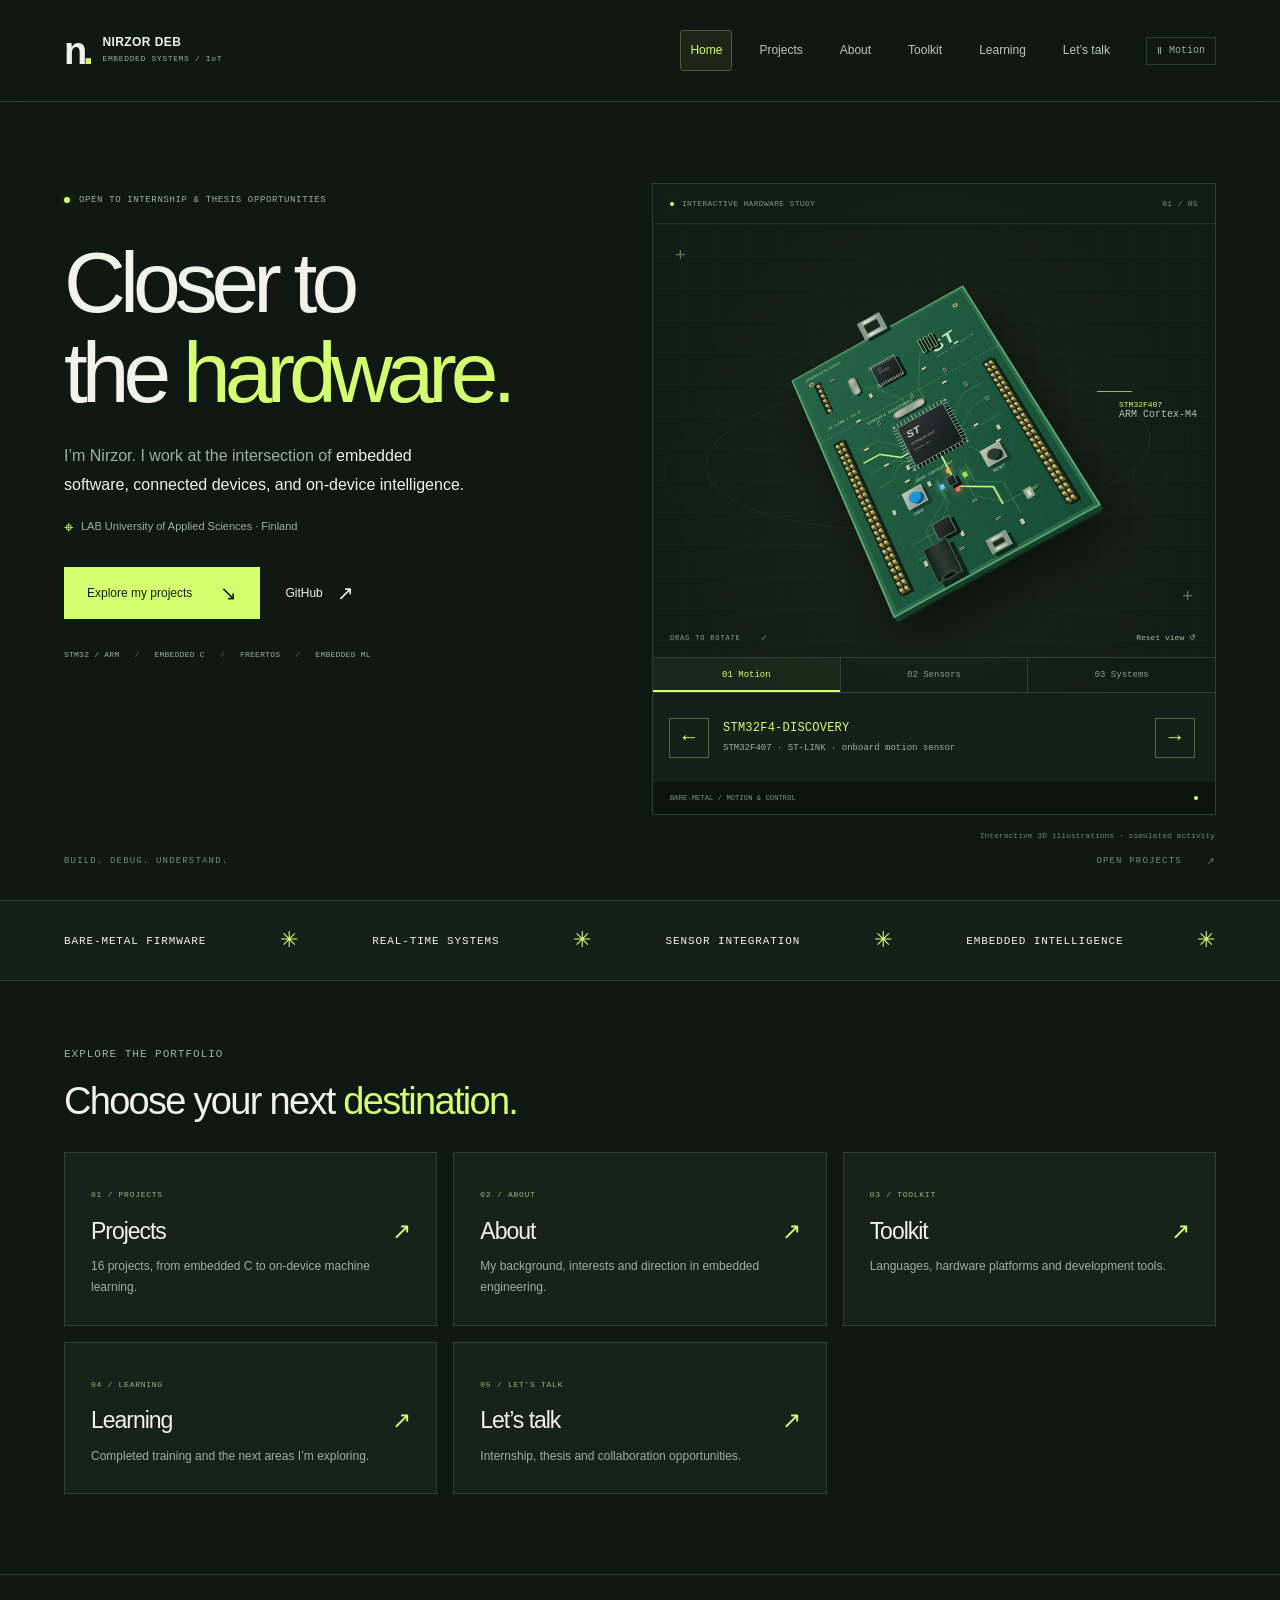
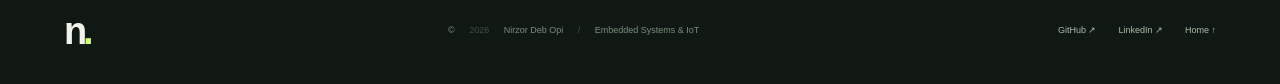
<file: index.html>
<!doctype html>
<html lang="en">
<head>
  <meta charset="UTF-8"><meta name="viewport" content="width=device-width, initial-scale=1">
  <meta name="theme-color" content="#101813">
  <meta name="description" content="Nirzor Deb Opi — Embedded Systems and IoT student at LAB UAS, Finland. Explore STM32 firmware, FreeRTOS, Cortex-M debugging, and embedded machine learning projects.">
  <meta property="og:title" content="Nirzor Deb — Embedded Systems & IoT"><meta property="og:description" content="Closer to the hardware. A portfolio of STM32 firmware, real-time systems, and embedded ML.">
  <meta property="og:type" content="website">
  <title>Nirzor Deb — Embedded Systems & IoT</title>
  <link rel="icon" href="./favicon.svg" type="image/svg+xml">
  <link rel="stylesheet" href="./styles.css"><script src="./app.js" defer></script><script src="./hardware.js" defer></script>
</head>
<body data-page="home"><a class="skip-link" href="#main">Skip to content</a><header class="site-header">
  <a href="./index.html" class="brand" aria-label="Nirzor Deb, home"><span class="brand-mark">n<span>.</span></span><span>NIRZOR DEB<small>EMBEDDED SYSTEMS / IoT</small></span></a>
  <nav aria-label="Main navigation"><a href="./index.html" aria-current="page">Home</a><a href="./projects.html">Projects</a><a href="./about.html">About</a><a href="./toolkit.html">Toolkit</a><a href="./learning.html">Learning</a><a href="./contact.html">Let’s talk</a></nav>
  <button id="motion-toggle" class="motion-button" type="button" aria-pressed="false" aria-label="Pause animations" title="Pause animations"><span aria-hidden="true">Ⅱ</span><span class="motion-text">Motion</span></button>
  <button class="menu-toggle" id="menu-toggle" aria-expanded="false" aria-controls="mobile-nav" aria-label="Open navigation"><span></span><span></span></button>
</header><nav class="mobile-nav" id="mobile-nav" aria-label="Mobile navigation" hidden><a href="./index.html" aria-current="page">Home</a><a href="./projects.html">Projects</a><a href="./about.html">About</a><a href="./toolkit.html">Toolkit</a><a href="./learning.html">Learning</a><a href="./contact.html">Let’s talk</a></nav><main id="main"><section class="hero section-wrap" id="home" aria-labelledby="hero-title">
  <div class="hero-copy">
    <p class="eyebrow"><span class="status-dot"></span> OPEN TO INTERNSHIP & THESIS OPPORTUNITIES</p>
    <h1 id="hero-title">Closer to<br>the <em>hardware.</em></h1>
    <p class="hero-description">I’m Nirzor. I work at the intersection of <strong>embedded software, connected devices, and on-device intelligence.</strong></p>
    <p class="hero-location"><span aria-hidden="true">⌖</span> LAB University of Applied Sciences · Finland</p>
    <div class="hero-actions"><a class="button primary" href="./projects.html">Explore my projects <span aria-hidden="true">↘</span></a><a class="button text-button" href="https://github.com/nirzor-deb-25" target="_blank" rel="noopener noreferrer">GitHub <span aria-hidden="true">↗</span></a></div>
    <div class="hero-topics"><span>STM32 / ARM</span><span>EMBEDDED C</span><span>FREERTOS</span><span>EMBEDDED ML</span></div>
  </div>
  <div class="hardware-panel">
    <div class="panel-topline"><span><span class="status-dot"></span> INTERACTIVE HARDWARE STUDY</span><span id="hardware-position">01 / 05</span></div>
    <div class="hardware-stage" id="hardware-stage" aria-label="Interactive 3D illustration of an STM32 Discovery board; drag to rotate">
      <div class="orbit orbit-one"></div><div class="orbit orbit-two"></div><div class="stage-cross cross-one">+</div><div class="stage-cross cross-two">+</div>
      <div class="board-float"><div class="board" id="board">
        <div class="pcb-bottom"></div><div class="pcb-edge edge-right"></div><div class="pcb-edge edge-bottom"></div>
        <div class="pcb-top">
          <svg class="traces" viewBox="0 0 260 390" aria-hidden="true"><defs><pattern id="solder" width="13" height="13" patternUnits="userSpaceOnUse"><circle cx="3" cy="3" r=".65" fill="#80c98b" opacity=".25"/></pattern></defs><rect width="260" height="390" fill="url(#solder)"/><g fill="none" stroke="#5aab6d" stroke-width="1" opacity=".52"><path d="M40 160h27l28 28h35M43 180h20l22 20h45M42 200h35l15 12h38M42 225h20l16-16h18M220 159h-30l-28 28h-32M219 183h-25l-25 20h-39M220 215h-40l-22-12h-28M50 320h35l27-28v-38M215 330h-43l-30-29v-46M60 75h30l30 45v45M190 65h-22l-24 52v48M180 352v-48l-29-20v-32M48 342h25v-30l37-27v-30M203 262h-23l-15-28M59 250h24l12-17"/></g><g class="trace-active" fill="none" stroke="#d3ff8b" stroke-width="2"><path d="M40 180h23l22 20h45M130 210v68l37 25v48"/></g></svg>
          <span class="board-silk board-name">STM32F407G-DISC1</span><span class="board-silk st-logo">ST<span>life.augmented</span></span><span class="board-silk stlink-label">ST-LINK / V2-A</span><div class="stlink-divider"></div>
          <span class="board-silk board-url">STM32F4 DISCOVERY</span><span class="board-silk mcu-label">ARM® CORTEX®-M4</span>
          <div class="connector usb usb-top"><div></div></div><div class="connector usb usb-bottom"><div></div></div>
          <div class="chip stlink-chip"><span>ST<br>STM32</span></div><div class="crystal crystal-top"></div><div class="crystal crystal-mid"></div>
          <div class="chip main-chip"><span class="chip-brand">ST</span><strong>STM32F407</strong><small>CORTEX-M4</small></div>
          <div class="pin-strip strip-left" id="strip-left"></div><div class="pin-strip strip-right" id="strip-right"></div>
          <div class="swd-header" id="swd-header"></div><div class="jumpers"><i></i><i></i><i></i></div>
          <div class="push-button user-button"><span></span><small>USER</small></div><div class="push-button reset-button"><span></span><small>RESET</small></div>
          <div class="led-cluster"><i class="led orange"></i><i class="led blue"></i><i class="led green"></i><i class="led red"></i></div>
          <div class="chip sensor-chip"></div><div class="chip audio-chip"></div><div class="audio-jack"><i></i></div><div class="mic"></div>
          <div id="smd-parts" aria-hidden="true"></div><i class="mount-hole hole-one"></i><i class="mount-hole hole-two"></i>
        </div>
      </div></div>
      <div class="board-callout"><span></span><small>STM32F407</small><strong>ARM Cortex-M4</strong></div>
      <span class="stage-label">DRAG TO ROTATE <span aria-hidden="true">⤢</span></span><button class="reset-view" id="reset-view" type="button">Reset view ↺</button>
    </div>
    <div class="board-controls" aria-label="Hardware illustration modes"><button type="button" class="active" data-mode="motion" aria-pressed="true">01 Motion</button><button type="button" data-mode="sensor" aria-pressed="false">02 Sensors</button><button type="button" data-mode="system" aria-pressed="false">03 Systems</button></div>
    <div class="hardware-navigation"><button id="hardware-prev" type="button" aria-label="Previous board">←</button><div aria-live="polite" aria-atomic="true"><h2 id="hardware-title">STM32F4-DISCOVERY</h2><p id="hardware-subtitle">STM32F407 · ST-LINK · onboard motion sensor</p></div><button id="hardware-next" type="button" aria-label="Next board">→</button></div>
    <div class="board-readout"><span id="mode-label">ACCELEROMETER / MOTION CLASSIFICATION</span><span class="readout-light"></span></div>
    <p class="simulation-caption">Interactive 3D illustrations · simulated activity</p>
  </div>
  <div class="hero-bottom"><span>BUILD. DEBUG. UNDERSTAND.</span><a href="./projects.html">OPEN PROJECTS <span aria-hidden="true">↗</span></a></div>
</section><div class="skills-marquee" aria-label="Core areas"><div><span>BARE-METAL FIRMWARE</span><i>✳</i><span>REAL-TIME SYSTEMS</span><i>✳</i><span>SENSOR INTEGRATION</span><i>✳</i><span>EMBEDDED INTELLIGENCE</span><i>✳</i></div></div><section class="page-launcher section-wrap" aria-labelledby="launcher-title"><p class="eyebrow">EXPLORE THE PORTFOLIO</p><h2 id="launcher-title">Choose your next <em>destination.</em></h2><div class="launcher-grid"><a class="launcher-card" href="./projects.html"><span class="mono">01 / PROJECTS</span><h3>Projects <span aria-hidden="true">↗</span></h3><p>16 projects, from embedded C to on-device machine learning.</p></a><a class="launcher-card" href="./about.html"><span class="mono">02 / ABOUT</span><h3>About <span aria-hidden="true">↗</span></h3><p>My background, interests and direction in embedded engineering.</p></a><a class="launcher-card" href="./toolkit.html"><span class="mono">03 / TOOLKIT</span><h3>Toolkit <span aria-hidden="true">↗</span></h3><p>Languages, hardware platforms and development tools.</p></a><a class="launcher-card" href="./learning.html"><span class="mono">04 / LEARNING</span><h3>Learning <span aria-hidden="true">↗</span></h3><p>Completed training and the next areas I’m exploring.</p></a><a class="launcher-card" href="./contact.html"><span class="mono">05 / LET’S TALK</span><h3>Let’s talk <span aria-hidden="true">↗</span></h3><p>Internship, thesis and collaboration opportunities.</p></a></div></section></main><footer class="section-wrap site-footer"><a class="brand-mark" href="./index.html" aria-label="Home">n<span>.</span></a><p>© <span id="year">2026</span> Nirzor Deb Opi <span>/</span> Embedded Systems & IoT</p><div><a href="https://github.com/nirzor-deb-25" target="_blank" rel="noopener noreferrer">GitHub ↗</a><a href="https://www.linkedin.com/in/nirzor-deb-opi-635846336/" target="_blank" rel="noopener noreferrer">LinkedIn ↗</a><a href="./index.html">Home ↑</a></div></footer>
</body>
</html>
</file>
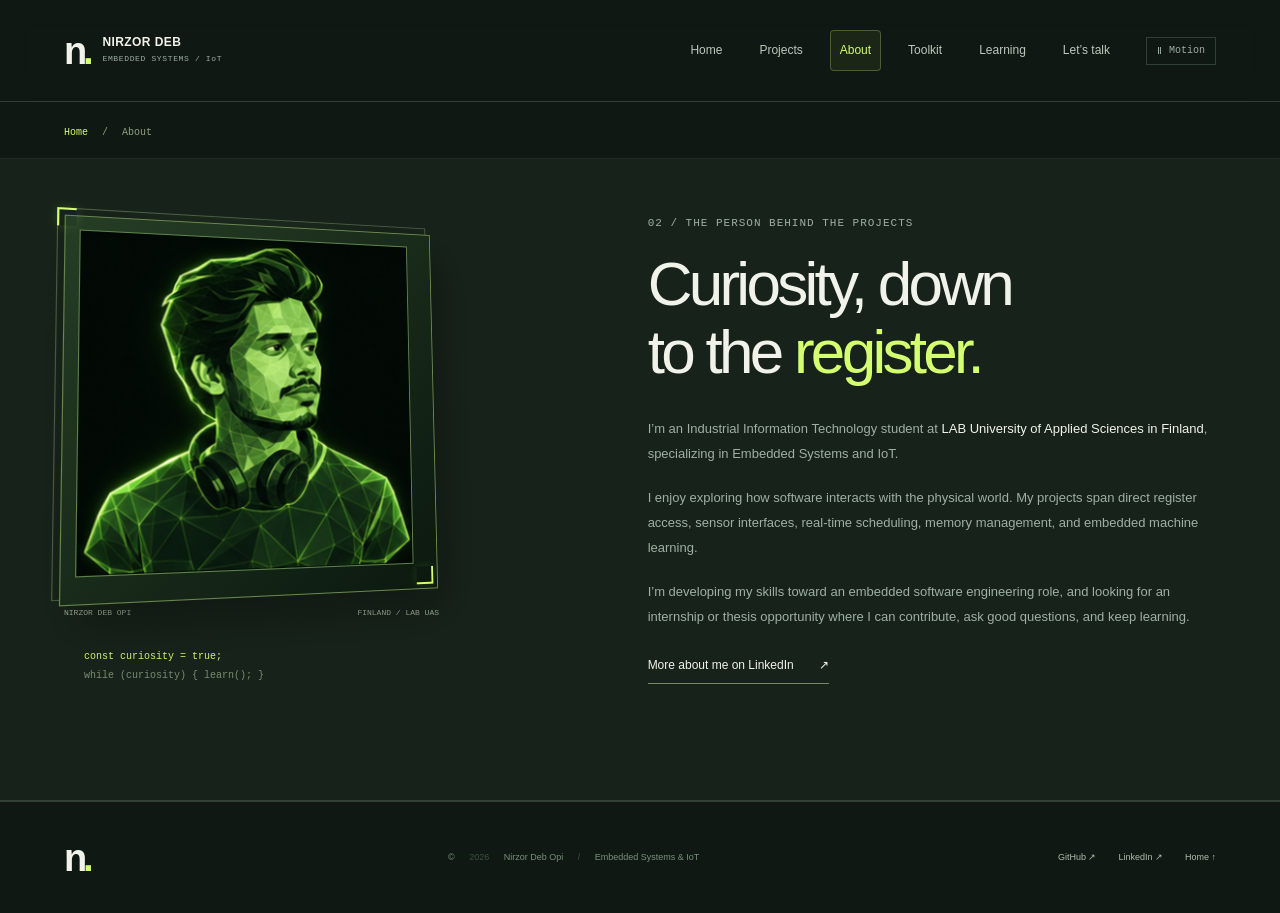
<file: about.html>
<!doctype html>
<html lang="en">
<head>
  <meta charset="UTF-8"><meta name="viewport" content="width=device-width, initial-scale=1">
  <meta name="theme-color" content="#101813">
  <meta name="description" content="Nirzor Deb Opi — Embedded Systems and IoT student at LAB UAS, Finland. Explore STM32 firmware, FreeRTOS, Cortex-M debugging, and embedded machine learning projects.">
  <meta property="og:title" content="About — Nirzor Deb"><meta property="og:description" content="Closer to the hardware. A portfolio of STM32 firmware, real-time systems, and embedded ML.">
  <meta property="og:type" content="website">
  <title>About — Nirzor Deb</title>
  <link rel="icon" href="./favicon.svg" type="image/svg+xml">
  <link rel="stylesheet" href="./styles.css"><script src="./app.js" defer></script>
</head>
<body data-page="about"><a class="skip-link" href="#main">Skip to content</a><header class="site-header">
  <a href="./index.html" class="brand" aria-label="Nirzor Deb, home"><span class="brand-mark">n<span>.</span></span><span>NIRZOR DEB<small>EMBEDDED SYSTEMS / IoT</small></span></a>
  <nav aria-label="Main navigation"><a href="./index.html">Home</a><a href="./projects.html">Projects</a><a href="./about.html" aria-current="page">About</a><a href="./toolkit.html">Toolkit</a><a href="./learning.html">Learning</a><a href="./contact.html">Let’s talk</a></nav>
  <button id="motion-toggle" class="motion-button" type="button" aria-pressed="false" aria-label="Pause animations" title="Pause animations"><span aria-hidden="true">Ⅱ</span><span class="motion-text">Motion</span></button>
  <button class="menu-toggle" id="menu-toggle" aria-expanded="false" aria-controls="mobile-nav" aria-label="Open navigation"><span></span><span></span></button>
</header><nav class="mobile-nav" id="mobile-nav" aria-label="Mobile navigation" hidden><a href="./index.html">Home</a><a href="./projects.html">Projects</a><a href="./about.html" aria-current="page">About</a><a href="./toolkit.html">Toolkit</a><a href="./learning.html">Learning</a><a href="./contact.html">Let’s talk</a></nav><div class="page-context section-wrap"><a href="./index.html">Home</a><span aria-hidden="true">/</span><span>About</span></div><main id="main"><section class="about-section section-space" id="about" aria-labelledby="about-title"><div class="section-wrap about-layout">
  <div class="about-portrait reveal"><div class="portrait-frame portrait-moving" id="portrait-3d"><div class="portrait-depth" aria-hidden="true"></div><div class="portrait-surface"><img src="./nirzor-portrait-3d.png" alt="Green faceted portrait of Nirzor Deb Opi wearing headphones" width="320" height="320" loading="lazy"><span class="portrait-light-sweep" aria-hidden="true"></span></div><div class="portrait-corner tl"></div><div class="portrait-corner br"></div></div><div class="portrait-caption"><span>NIRZOR DEB OPI</span><span>FINLAND / LAB UAS</span></div><div class="portrait-code"><span>const curiosity = true;</span><br>while (curiosity) { learn(); }</div></div>
  <div class="about-copy reveal"><p class="eyebrow">02 / THE PERSON BEHIND THE PROJECTS</p><h1 id="about-title">Curiosity, down<br>to the <em>register.</em></h1><p>I’m an Industrial Information Technology student at <strong>LAB University of Applied Sciences in Finland</strong>, specializing in Embedded Systems and IoT.</p><p>I enjoy exploring how software interacts with the physical world. My projects span direct register access, sensor interfaces, real-time scheduling, memory management, and embedded machine learning.</p><p>I’m developing my skills toward an embedded software engineering role, and looking for an internship or thesis opportunity where I can contribute, ask good questions, and keep learning.</p><a class="inline-link" href="https://www.linkedin.com/in/nirzor-deb-opi-635846336/" target="_blank" rel="noopener noreferrer">More about me on LinkedIn <span aria-hidden="true">↗</span></a></div>
</div></section></main><footer class="section-wrap site-footer"><a class="brand-mark" href="./index.html" aria-label="Home">n<span>.</span></a><p>© <span id="year">2026</span> Nirzor Deb Opi <span>/</span> Embedded Systems & IoT</p><div><a href="https://github.com/nirzor-deb-25" target="_blank" rel="noopener noreferrer">GitHub ↗</a><a href="https://www.linkedin.com/in/nirzor-deb-opi-635846336/" target="_blank" rel="noopener noreferrer">LinkedIn ↗</a><a href="./index.html">Home ↑</a></div></footer>
</body>
</html>
</file>
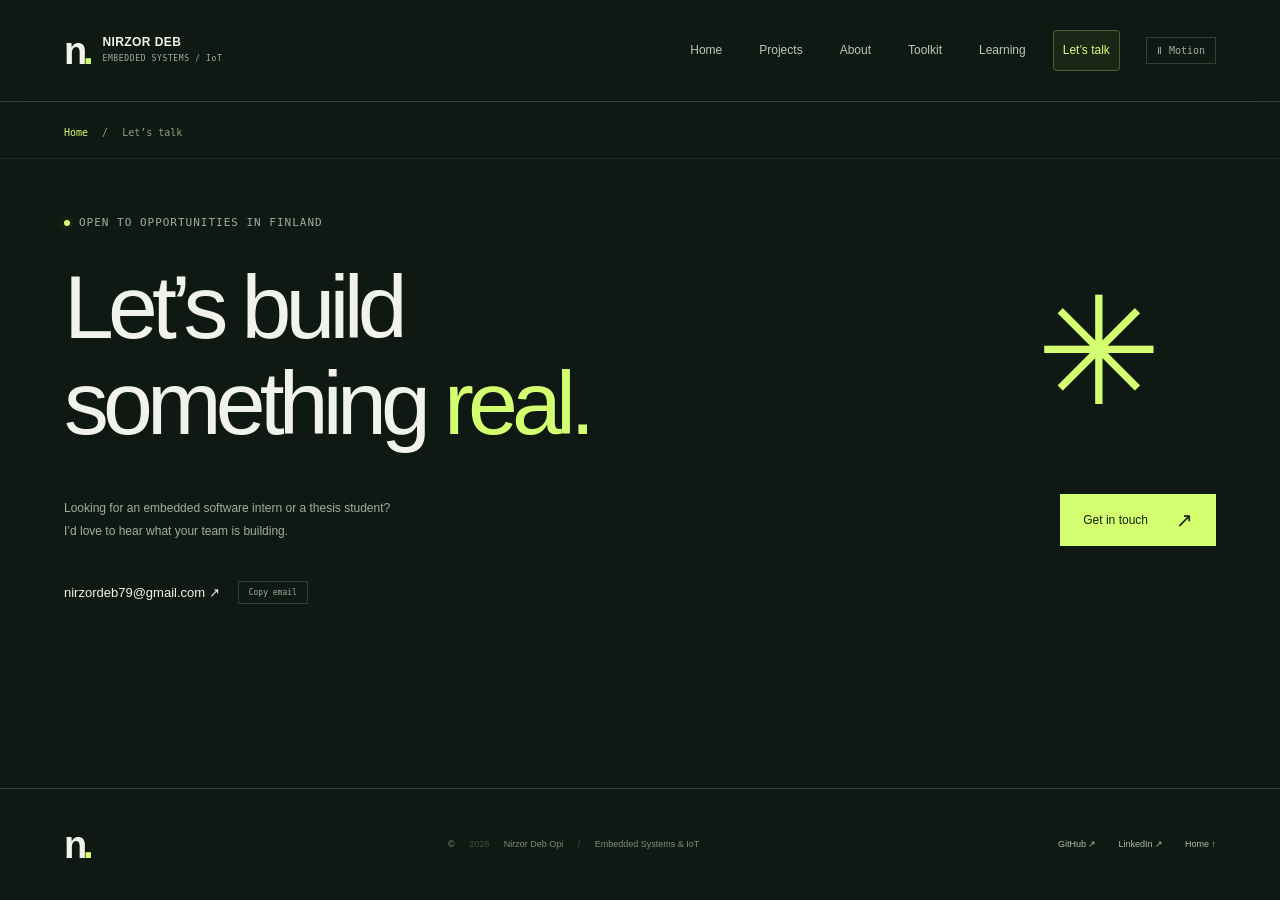
<file: contact.html>
<!doctype html>
<html lang="en">
<head>
  <meta charset="UTF-8"><meta name="viewport" content="width=device-width, initial-scale=1">
  <meta name="theme-color" content="#101813">
  <meta name="description" content="Nirzor Deb Opi — Embedded Systems and IoT student at LAB UAS, Finland. Explore STM32 firmware, FreeRTOS, Cortex-M debugging, and embedded machine learning projects.">
  <meta property="og:title" content="Let’s talk — Nirzor Deb"><meta property="og:description" content="Closer to the hardware. A portfolio of STM32 firmware, real-time systems, and embedded ML.">
  <meta property="og:type" content="website">
  <title>Let’s talk — Nirzor Deb</title>
  <link rel="icon" href="./favicon.svg" type="image/svg+xml">
  <link rel="stylesheet" href="./styles.css"><script src="./app.js" defer></script>
</head>
<body data-page="contact"><a class="skip-link" href="#main">Skip to content</a><header class="site-header">
  <a href="./index.html" class="brand" aria-label="Nirzor Deb, home"><span class="brand-mark">n<span>.</span></span><span>NIRZOR DEB<small>EMBEDDED SYSTEMS / IoT</small></span></a>
  <nav aria-label="Main navigation"><a href="./index.html">Home</a><a href="./projects.html">Projects</a><a href="./about.html">About</a><a href="./toolkit.html">Toolkit</a><a href="./learning.html">Learning</a><a href="./contact.html" aria-current="page">Let’s talk</a></nav>
  <button id="motion-toggle" class="motion-button" type="button" aria-pressed="false" aria-label="Pause animations" title="Pause animations"><span aria-hidden="true">Ⅱ</span><span class="motion-text">Motion</span></button>
  <button class="menu-toggle" id="menu-toggle" aria-expanded="false" aria-controls="mobile-nav" aria-label="Open navigation"><span></span><span></span></button>
</header><nav class="mobile-nav" id="mobile-nav" aria-label="Mobile navigation" hidden><a href="./index.html">Home</a><a href="./projects.html">Projects</a><a href="./about.html">About</a><a href="./toolkit.html">Toolkit</a><a href="./learning.html">Learning</a><a href="./contact.html" aria-current="page">Let’s talk</a></nav><div class="page-context section-wrap"><a href="./index.html">Home</a><span aria-hidden="true">/</span><span>Let’s talk</span></div><main id="main"><section class="contact section-wrap section-space" id="contact" aria-labelledby="contact-title"><p class="eyebrow"><span class="status-dot"></span> OPEN TO OPPORTUNITIES IN FINLAND</p><h1 id="contact-title">Let’s build<br>something <em>real.</em><span class="contact-asterisk" aria-hidden="true">✳</span></h1><div class="contact-bottom"><p>Looking for an embedded software intern or a thesis student?<br>I’d love to hear what your team is building.</p><a class="button primary" href="mailto:nirzordeb79@gmail.com">Get in touch <span aria-hidden="true">↗</span></a></div><div class="contact-links"><a href="mailto:nirzordeb79@gmail.com">nirzordeb79@gmail.com ↗</a><button type="button" id="copy-email" aria-label="Copy email address">Copy email</button><span id="copy-status" aria-live="polite"></span></div></section></main><footer class="section-wrap site-footer"><a class="brand-mark" href="./index.html" aria-label="Home">n<span>.</span></a><p>© <span id="year">2026</span> Nirzor Deb Opi <span>/</span> Embedded Systems & IoT</p><div><a href="https://github.com/nirzor-deb-25" target="_blank" rel="noopener noreferrer">GitHub ↗</a><a href="https://www.linkedin.com/in/nirzor-deb-opi-635846336/" target="_blank" rel="noopener noreferrer">LinkedIn ↗</a><a href="./index.html">Home ↑</a></div></footer>
</body>
</html>
</file>
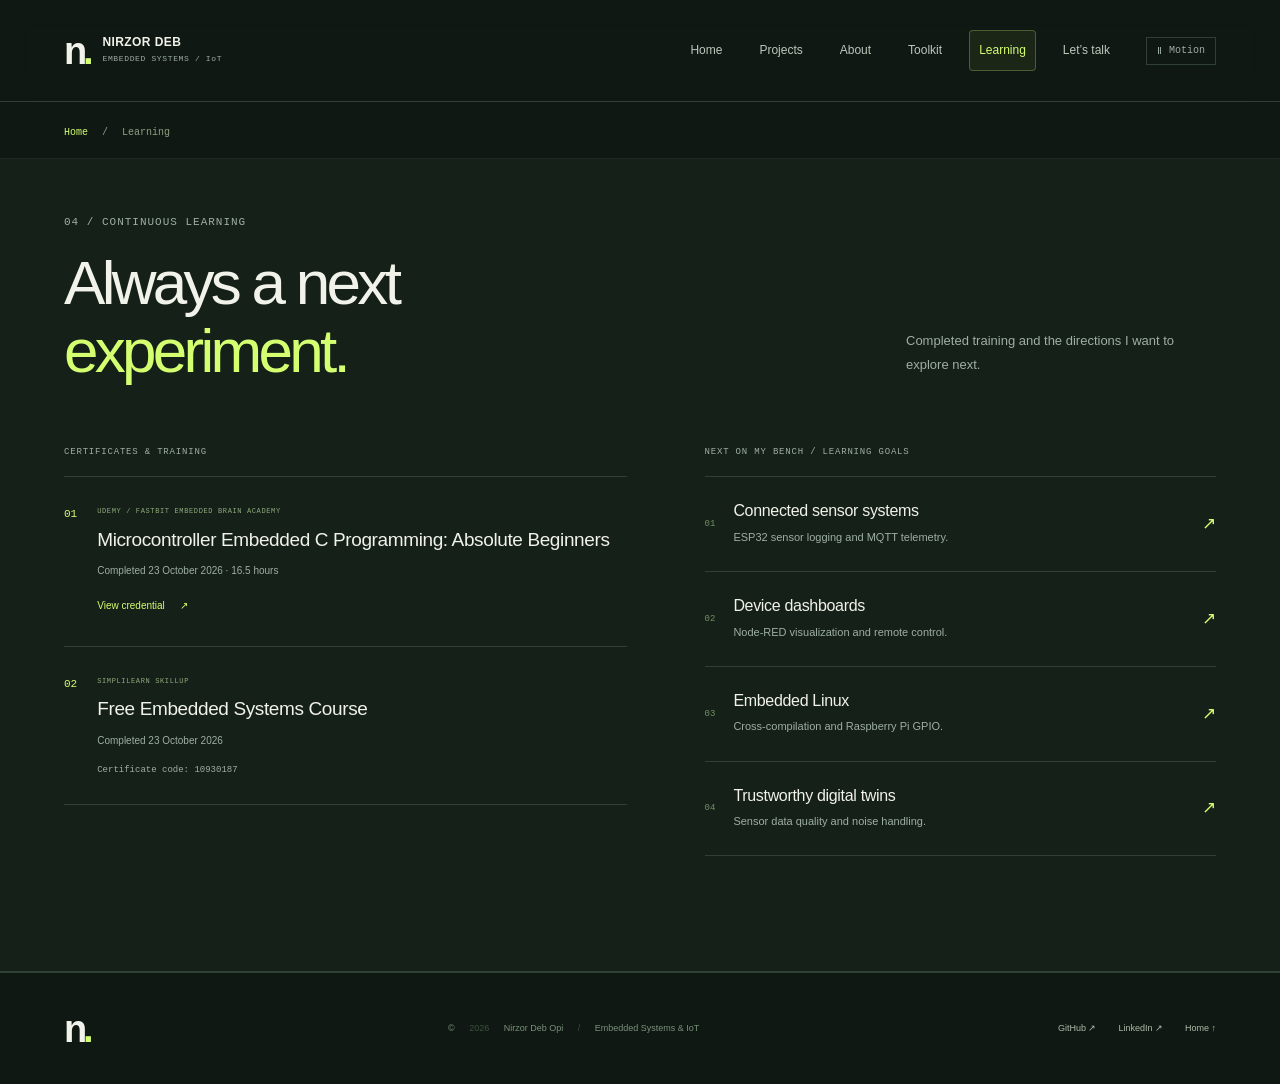
<file: learning.html>
<!doctype html>
<html lang="en">
<head>
  <meta charset="UTF-8"><meta name="viewport" content="width=device-width, initial-scale=1">
  <meta name="theme-color" content="#101813">
  <meta name="description" content="Nirzor Deb Opi — Embedded Systems and IoT student at LAB UAS, Finland. Explore STM32 firmware, FreeRTOS, Cortex-M debugging, and embedded machine learning projects.">
  <meta property="og:title" content="Learning — Nirzor Deb"><meta property="og:description" content="Closer to the hardware. A portfolio of STM32 firmware, real-time systems, and embedded ML.">
  <meta property="og:type" content="website">
  <title>Learning — Nirzor Deb</title>
  <link rel="icon" href="./favicon.svg" type="image/svg+xml">
  <link rel="stylesheet" href="./styles.css"><script src="./app.js" defer></script>
</head>
<body data-page="learning"><a class="skip-link" href="#main">Skip to content</a><header class="site-header">
  <a href="./index.html" class="brand" aria-label="Nirzor Deb, home"><span class="brand-mark">n<span>.</span></span><span>NIRZOR DEB<small>EMBEDDED SYSTEMS / IoT</small></span></a>
  <nav aria-label="Main navigation"><a href="./index.html">Home</a><a href="./projects.html">Projects</a><a href="./about.html">About</a><a href="./toolkit.html">Toolkit</a><a href="./learning.html" aria-current="page">Learning</a><a href="./contact.html">Let’s talk</a></nav>
  <button id="motion-toggle" class="motion-button" type="button" aria-pressed="false" aria-label="Pause animations" title="Pause animations"><span aria-hidden="true">Ⅱ</span><span class="motion-text">Motion</span></button>
  <button class="menu-toggle" id="menu-toggle" aria-expanded="false" aria-controls="mobile-nav" aria-label="Open navigation"><span></span><span></span></button>
</header><nav class="mobile-nav" id="mobile-nav" aria-label="Mobile navigation" hidden><a href="./index.html">Home</a><a href="./projects.html">Projects</a><a href="./about.html">About</a><a href="./toolkit.html">Toolkit</a><a href="./learning.html" aria-current="page">Learning</a><a href="./contact.html">Let’s talk</a></nav><div class="page-context section-wrap"><a href="./index.html">Home</a><span aria-hidden="true">/</span><span>Learning</span></div><main id="main"><section class="learning-section section-space" id="learning" aria-labelledby="learning-title"><div class="section-wrap">
  <div class="section-heading reveal"><div><p class="eyebrow">04 / CONTINUOUS LEARNING</p><h1 id="learning-title">Always a next<br><em>experiment.</em></h1></div><p>Completed training and the directions I want to explore next.</p></div>
  <div class="learning-layout"><div class="certificates"><span class="mono subheading">CERTIFICATES & TRAINING</span><article class="certificate reveal"><span class="cert-number">01</span><div><p class="mono">UDEMY / FASTBIT EMBEDDED BRAIN ACADEMY</p><h3>Microcontroller Embedded C Programming: Absolute Beginners</h3><p>Completed 23 October 2026 · 16.5 hours</p><a href="https://www.udemy.com/certificate/UC-1978d36f-352e-4168-b795-cf2526598547/" target="_blank" rel="noopener noreferrer">View credential <span aria-hidden="true">↗</span></a></div></article><article class="certificate reveal"><span class="cert-number">02</span><div><p class="mono">SIMPLILEARN SKILLUP</p><h3>Free Embedded Systems Course</h3><p>Completed 23 October 2026</p><small>Certificate code: 10930187</small></div></article></div>
  <div class="next-steps"><span class="mono subheading">NEXT ON MY BENCH / LEARNING GOALS</span><ol><li><span>01</span><div><h3>Connected sensor systems</h3><p>ESP32 sensor logging and MQTT telemetry.</p></div><span class="next-arrow" aria-hidden="true">↗</span></li><li><span>02</span><div><h3>Device dashboards</h3><p>Node-RED visualization and remote control.</p></div><span class="next-arrow" aria-hidden="true">↗</span></li><li><span>03</span><div><h3>Embedded Linux</h3><p>Cross-compilation and Raspberry Pi GPIO.</p></div><span class="next-arrow" aria-hidden="true">↗</span></li><li><span>04</span><div><h3>Trustworthy digital twins</h3><p>Sensor data quality and noise handling.</p></div><span class="next-arrow" aria-hidden="true">↗</span></li></ol></div></div>
</div></section></main><footer class="section-wrap site-footer"><a class="brand-mark" href="./index.html" aria-label="Home">n<span>.</span></a><p>© <span id="year">2026</span> Nirzor Deb Opi <span>/</span> Embedded Systems & IoT</p><div><a href="https://github.com/nirzor-deb-25" target="_blank" rel="noopener noreferrer">GitHub ↗</a><a href="https://www.linkedin.com/in/nirzor-deb-opi-635846336/" target="_blank" rel="noopener noreferrer">LinkedIn ↗</a><a href="./index.html">Home ↑</a></div></footer>
</body>
</html>
</file>
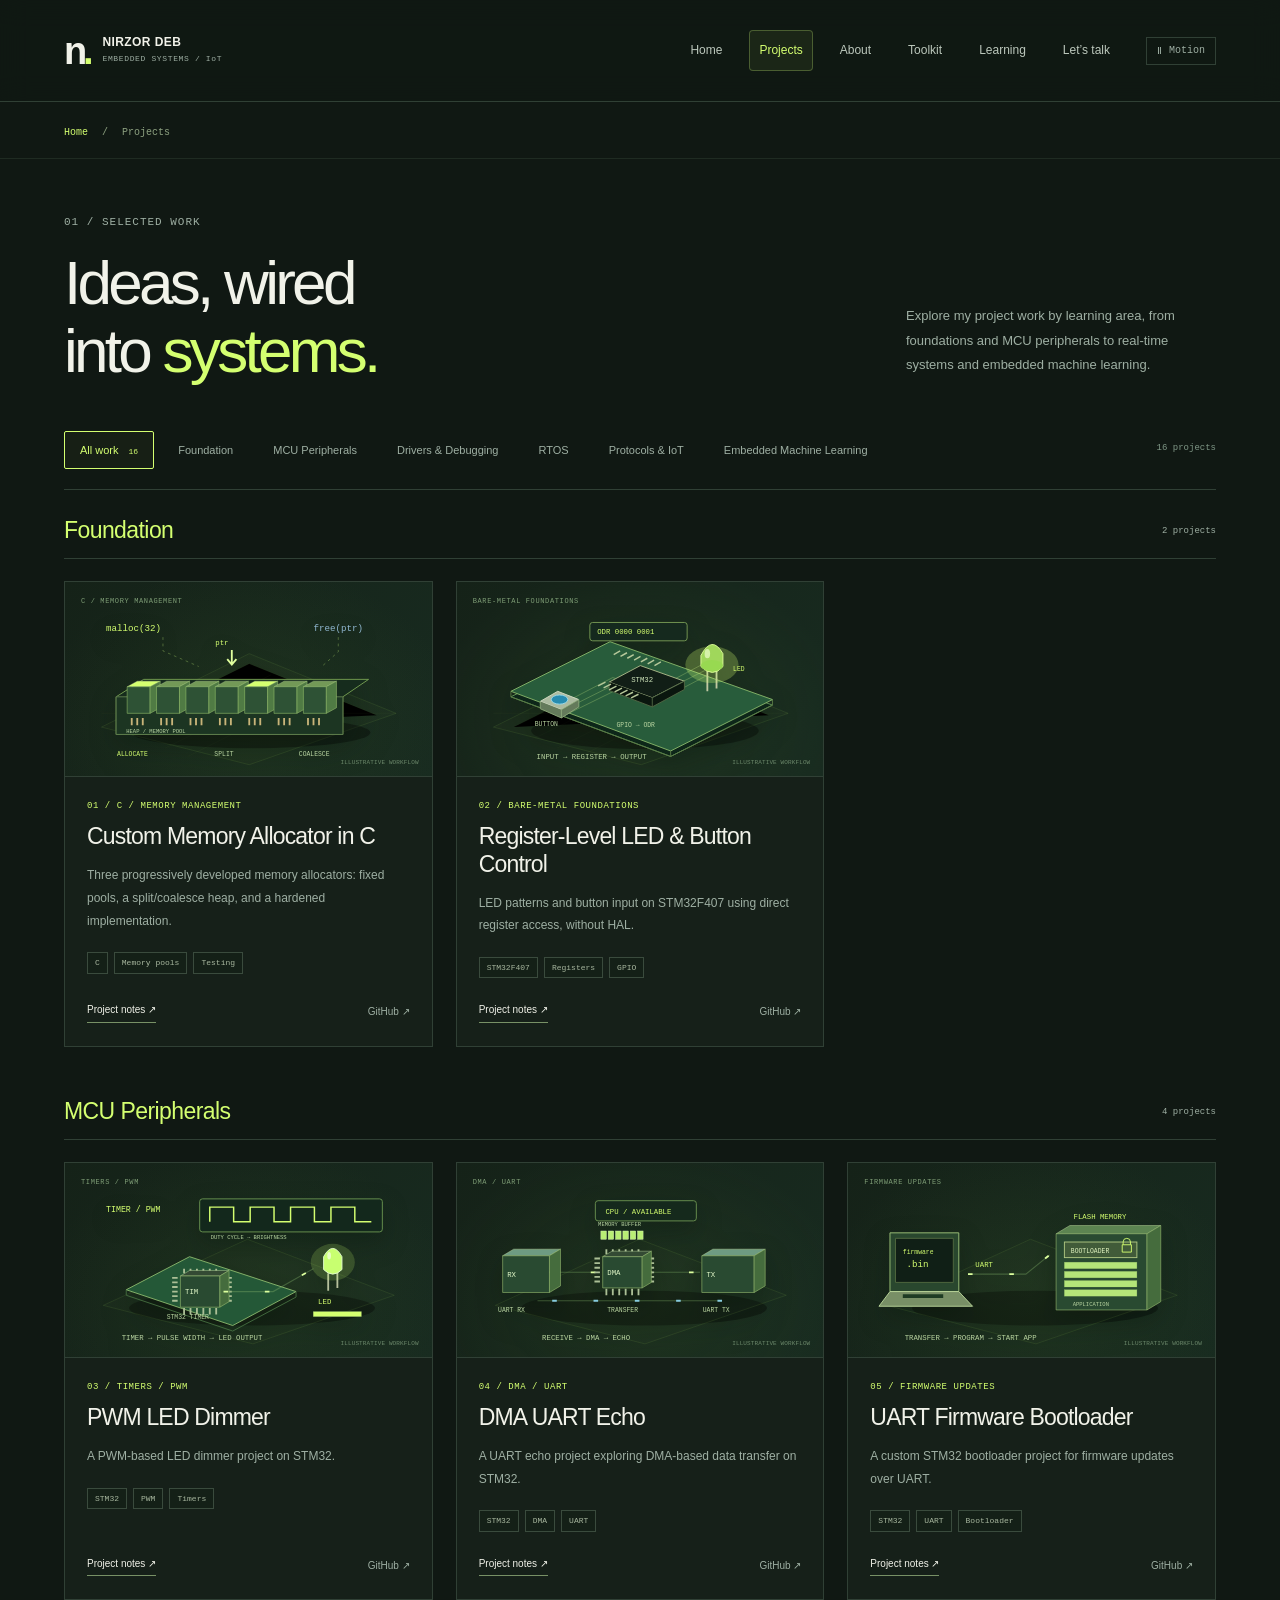
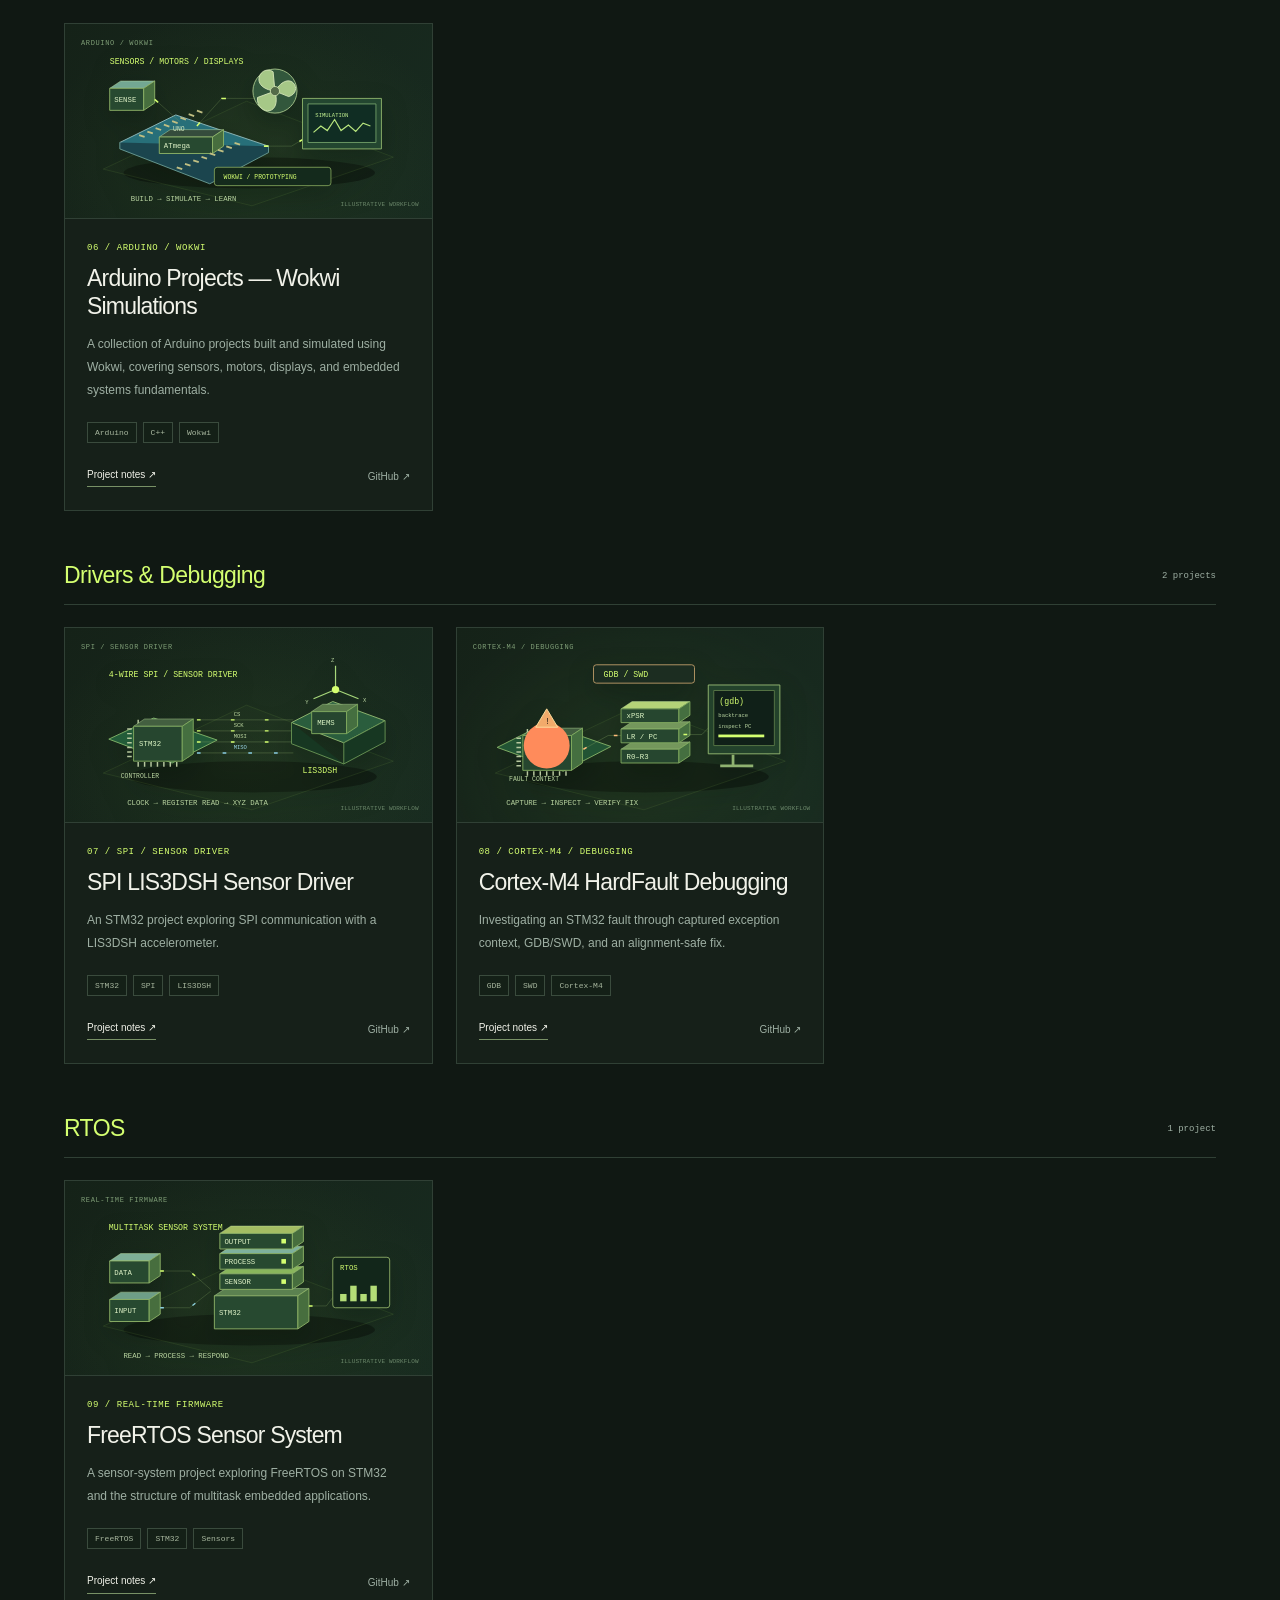
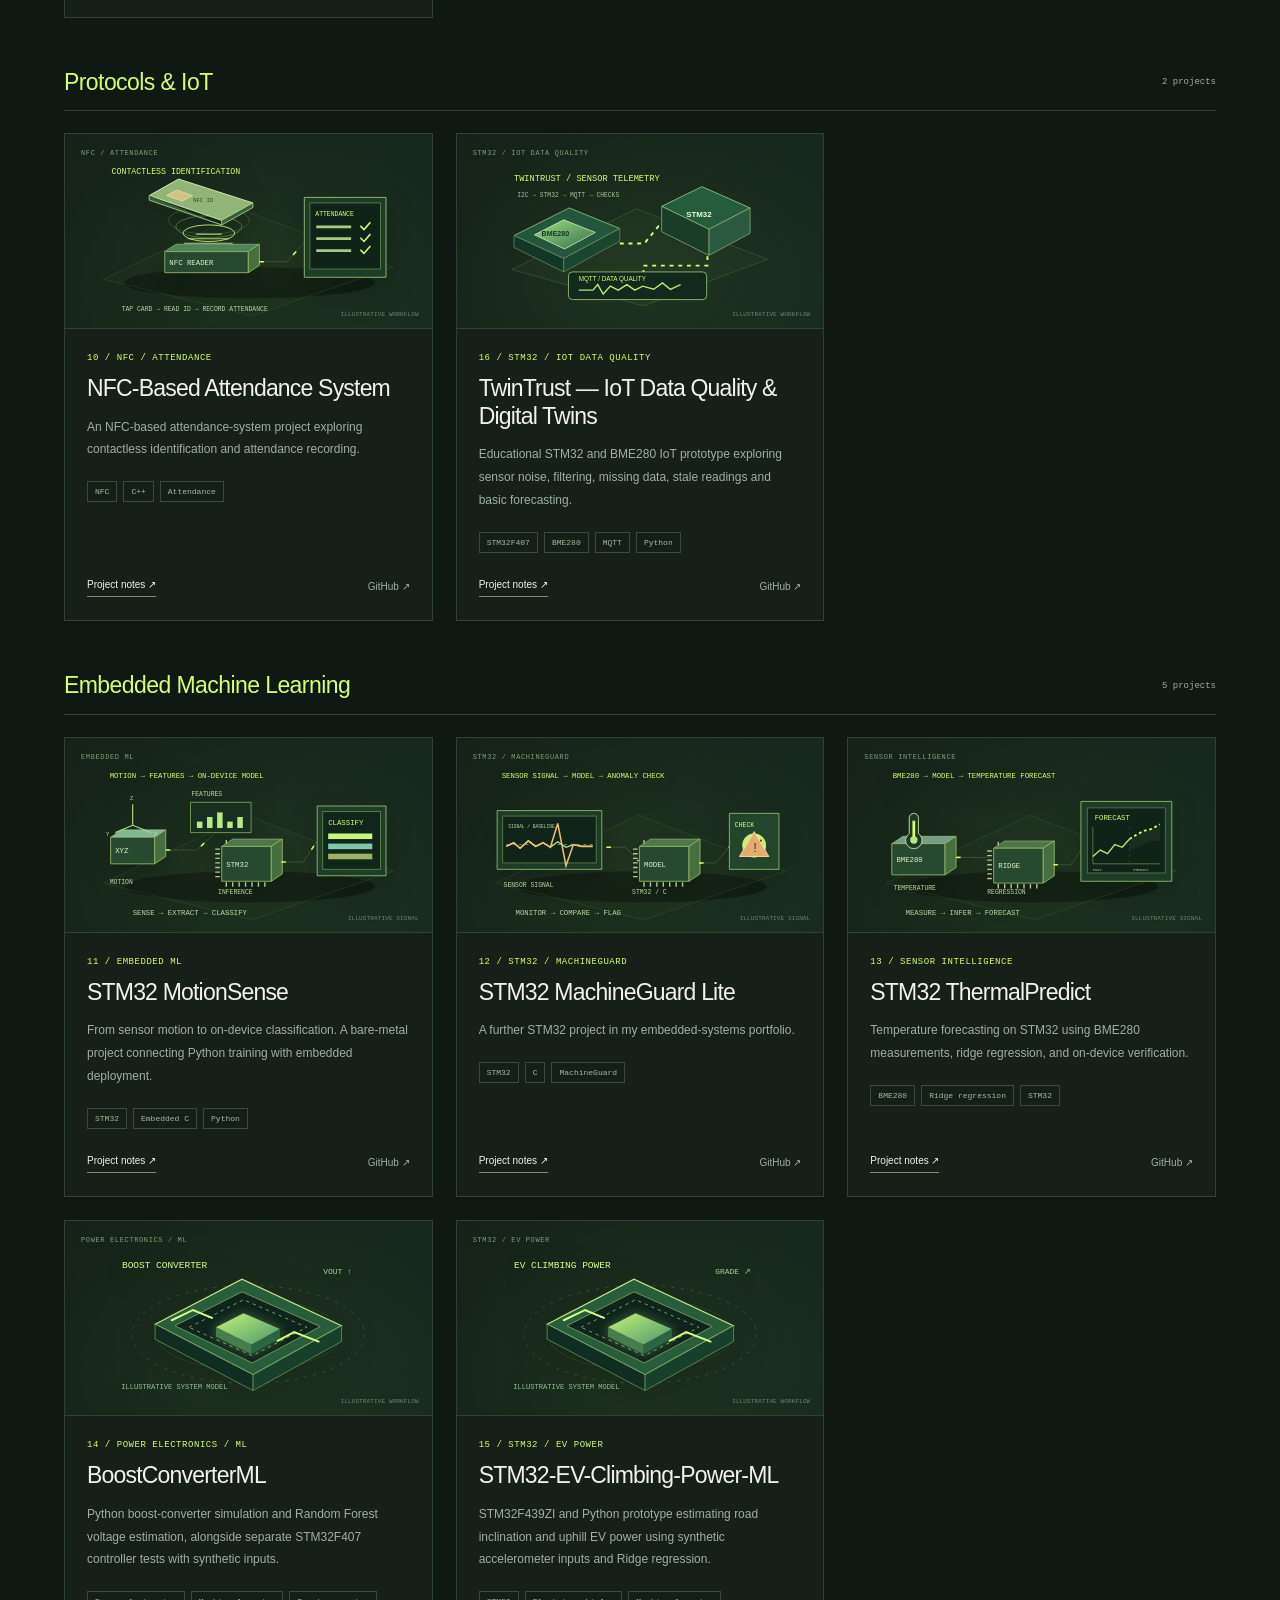
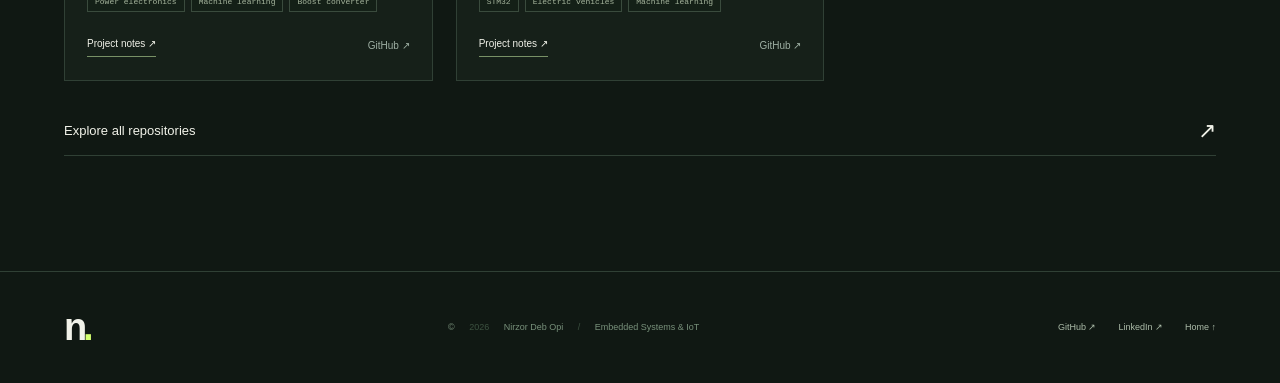
<file: projects.html>
<!doctype html>
<html lang="en">
<head>
  <meta charset="UTF-8"><meta name="viewport" content="width=device-width, initial-scale=1">
  <meta name="theme-color" content="#101813">
  <meta name="description" content="Nirzor Deb Opi — Embedded Systems and IoT student at LAB UAS, Finland. Explore STM32 firmware, FreeRTOS, Cortex-M debugging, and embedded machine learning projects.">
  <meta property="og:title" content="Projects — Nirzor Deb"><meta property="og:description" content="Closer to the hardware. A portfolio of STM32 firmware, real-time systems, and embedded ML.">
  <meta property="og:type" content="website">
  <title>Projects — Nirzor Deb</title>
  <link rel="icon" href="./favicon.svg" type="image/svg+xml">
  <link rel="stylesheet" href="./styles.css"><script src="./app.js" defer></script>
</head>
<body data-page="projects"><a class="skip-link" href="#main">Skip to content</a><header class="site-header">
  <a href="./index.html" class="brand" aria-label="Nirzor Deb, home"><span class="brand-mark">n<span>.</span></span><span>NIRZOR DEB<small>EMBEDDED SYSTEMS / IoT</small></span></a>
  <nav aria-label="Main navigation"><a href="./index.html">Home</a><a href="./projects.html" aria-current="page">Projects</a><a href="./about.html">About</a><a href="./toolkit.html">Toolkit</a><a href="./learning.html">Learning</a><a href="./contact.html">Let’s talk</a></nav>
  <button id="motion-toggle" class="motion-button" type="button" aria-pressed="false" aria-label="Pause animations" title="Pause animations"><span aria-hidden="true">Ⅱ</span><span class="motion-text">Motion</span></button>
  <button class="menu-toggle" id="menu-toggle" aria-expanded="false" aria-controls="mobile-nav" aria-label="Open navigation"><span></span><span></span></button>
</header><nav class="mobile-nav" id="mobile-nav" aria-label="Mobile navigation" hidden><a href="./index.html">Home</a><a href="./projects.html" aria-current="page">Projects</a><a href="./about.html">About</a><a href="./toolkit.html">Toolkit</a><a href="./learning.html">Learning</a><a href="./contact.html">Let’s talk</a></nav><div class="page-context section-wrap"><a href="./index.html">Home</a><span aria-hidden="true">/</span><span>Projects</span></div><main id="main"><section class="projects section-wrap section-space" id="projects" aria-labelledby="projects-title">
  <div class="section-heading reveal"><div><p class="eyebrow">01 / SELECTED WORK</p><h1 id="projects-title">Ideas, wired<br>into <em>systems.</em></h1></div><p>Explore my project work by learning area, from foundations and MCU peripherals to real-time systems and embedded machine learning.</p></div>
  <div class="projects-toolbar"><div class="filters" role="group" aria-label="Filter projects"><button class="selected" data-filter="all" aria-pressed="true">All work <span>16</span></button><button data-filter="foundation" aria-pressed="false">Foundation</button><button data-filter="peripherals" aria-pressed="false">MCU Peripherals</button><button data-filter="drivers" aria-pressed="false">Drivers &amp; Debugging</button><button data-filter="rtos" aria-pressed="false">RTOS</button><button data-filter="protocols" aria-pressed="false">Protocols &amp; IoT</button><button data-filter="ml" aria-pressed="false">Embedded Machine Learning</button></div><span class="project-count" id="project-count" aria-live="polite">16 projects</span></div>
  <div class="project-groups" id="project-grid"></div>
  <noscript><p>JavaScript is disabled. Explore the projects directly on <a href="https://github.com/nirzor-deb-25?tab=repositories">my GitHub repositories page</a>.</p></noscript>
  <a class="all-repos" href="https://github.com/nirzor-deb-25?tab=repositories" target="_blank" rel="noopener noreferrer">Explore all repositories <span aria-hidden="true">↗</span></a>
</section></main><footer class="section-wrap site-footer"><a class="brand-mark" href="./index.html" aria-label="Home">n<span>.</span></a><p>© <span id="year">2026</span> Nirzor Deb Opi <span>/</span> Embedded Systems & IoT</p><div><a href="https://github.com/nirzor-deb-25" target="_blank" rel="noopener noreferrer">GitHub ↗</a><a href="https://www.linkedin.com/in/nirzor-deb-opi-635846336/" target="_blank" rel="noopener noreferrer">LinkedIn ↗</a><a href="./index.html">Home ↑</a></div></footer><dialog id="project-dialog" aria-labelledby="dialog-title"><div class="dialog-top"><span class="mono">PROJECT NOTES</span><button id="close-dialog" aria-label="Close project details" autofocus>✕</button></div><div id="dialog-content"></div></dialog>
</body>
</html>
</file>
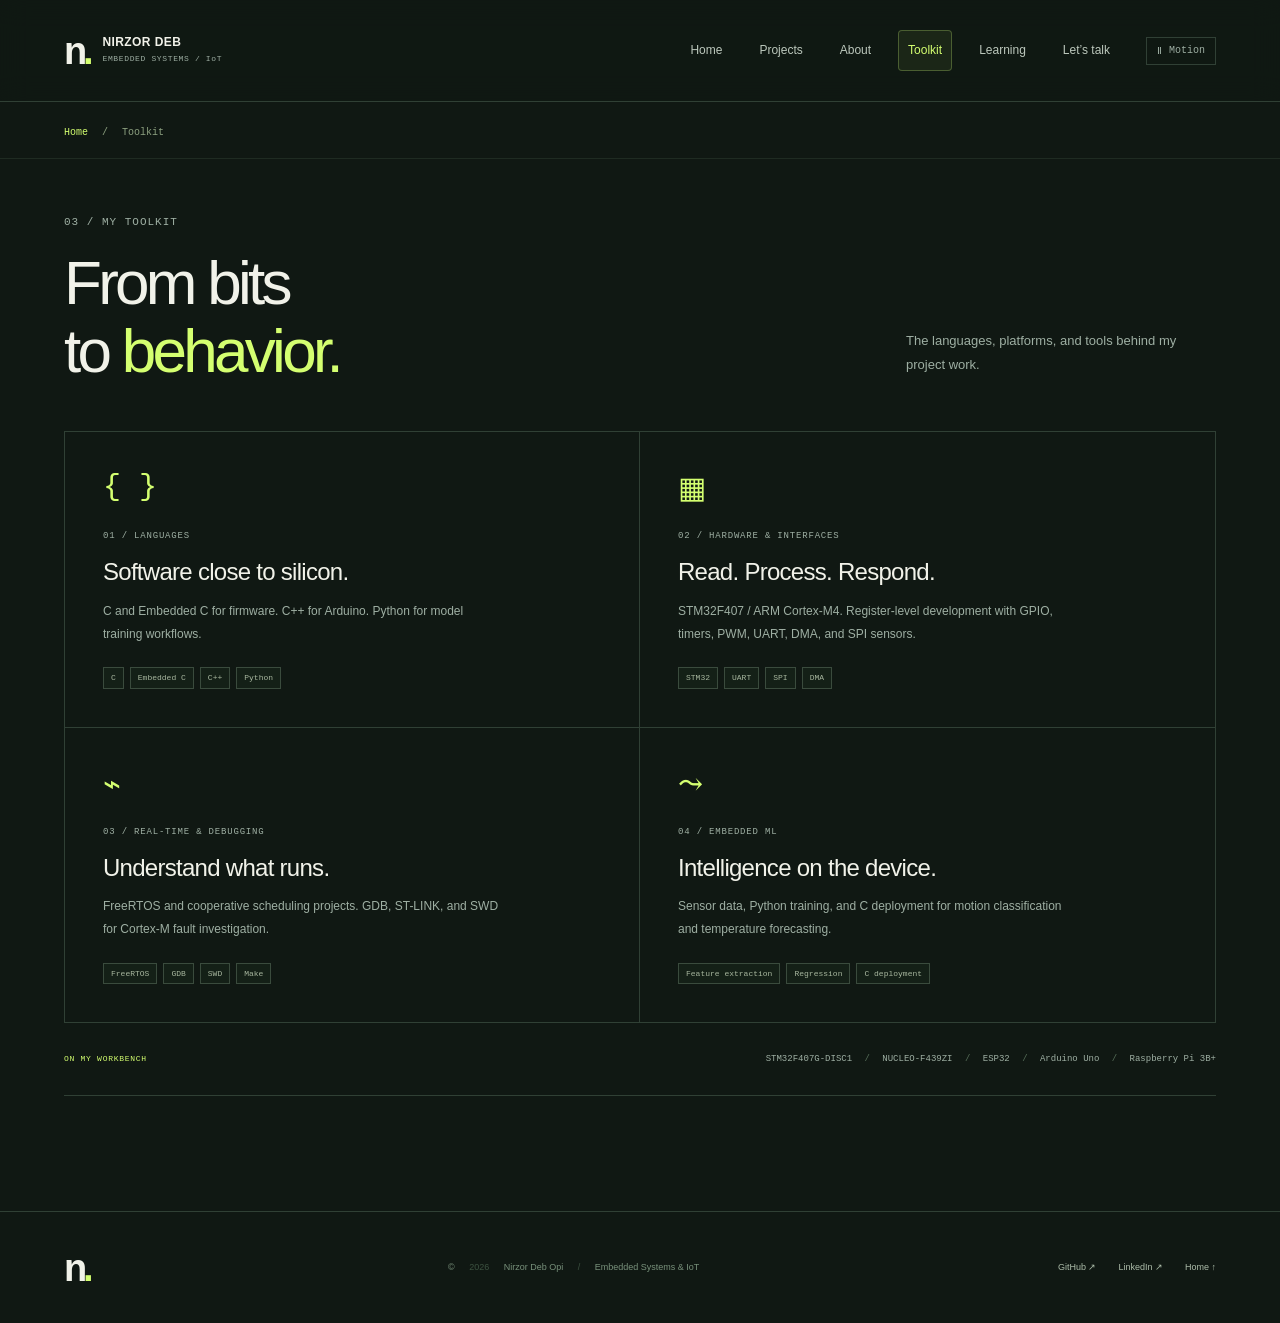
<file: toolkit.html>
<!doctype html>
<html lang="en">
<head>
  <meta charset="UTF-8"><meta name="viewport" content="width=device-width, initial-scale=1">
  <meta name="theme-color" content="#101813">
  <meta name="description" content="Nirzor Deb Opi — Embedded Systems and IoT student at LAB UAS, Finland. Explore STM32 firmware, FreeRTOS, Cortex-M debugging, and embedded machine learning projects.">
  <meta property="og:title" content="Toolkit — Nirzor Deb"><meta property="og:description" content="Closer to the hardware. A portfolio of STM32 firmware, real-time systems, and embedded ML.">
  <meta property="og:type" content="website">
  <title>Toolkit — Nirzor Deb</title>
  <link rel="icon" href="./favicon.svg" type="image/svg+xml">
  <link rel="stylesheet" href="./styles.css"><script src="./app.js" defer></script>
</head>
<body data-page="skills"><a class="skip-link" href="#main">Skip to content</a><header class="site-header">
  <a href="./index.html" class="brand" aria-label="Nirzor Deb, home"><span class="brand-mark">n<span>.</span></span><span>NIRZOR DEB<small>EMBEDDED SYSTEMS / IoT</small></span></a>
  <nav aria-label="Main navigation"><a href="./index.html">Home</a><a href="./projects.html">Projects</a><a href="./about.html">About</a><a href="./toolkit.html" aria-current="page">Toolkit</a><a href="./learning.html">Learning</a><a href="./contact.html">Let’s talk</a></nav>
  <button id="motion-toggle" class="motion-button" type="button" aria-pressed="false" aria-label="Pause animations" title="Pause animations"><span aria-hidden="true">Ⅱ</span><span class="motion-text">Motion</span></button>
  <button class="menu-toggle" id="menu-toggle" aria-expanded="false" aria-controls="mobile-nav" aria-label="Open navigation"><span></span><span></span></button>
</header><nav class="mobile-nav" id="mobile-nav" aria-label="Mobile navigation" hidden><a href="./index.html">Home</a><a href="./projects.html">Projects</a><a href="./about.html">About</a><a href="./toolkit.html" aria-current="page">Toolkit</a><a href="./learning.html">Learning</a><a href="./contact.html">Let’s talk</a></nav><div class="page-context section-wrap"><a href="./index.html">Home</a><span aria-hidden="true">/</span><span>Toolkit</span></div><main id="main"><section class="section-wrap section-space toolkit-section" id="skills" aria-labelledby="skills-title"><div class="section-heading reveal"><div><p class="eyebrow">03 / MY TOOLKIT</p><h1 id="skills-title">From bits<br>to <em>behavior.</em></h1></div><p>The languages, platforms, and tools behind my project work.</p></div>
  <div class="toolkit-grid">
    <article class="toolkit-item reveal"><span class="tool-icon" aria-hidden="true">{ }</span><span class="mono">01 / LANGUAGES</span><h3>Software close to silicon.</h3><p>C and Embedded C for firmware. C++ for Arduino. Python for model training workflows.</p><div class="tags"><span>C</span><span>Embedded C</span><span>C++</span><span>Python</span></div></article>
    <article class="toolkit-item reveal"><span class="tool-icon" aria-hidden="true">▦</span><span class="mono">02 / HARDWARE & INTERFACES</span><h3>Read. Process. Respond.</h3><p>STM32F407 / ARM Cortex-M4. Register-level development with GPIO, timers, PWM, UART, DMA, and SPI sensors.</p><div class="tags"><span>STM32</span><span>UART</span><span>SPI</span><span>DMA</span></div></article>
    <article class="toolkit-item reveal"><span class="tool-icon" aria-hidden="true">⌁</span><span class="mono">03 / REAL-TIME & DEBUGGING</span><h3>Understand what runs.</h3><p>FreeRTOS and cooperative scheduling projects. GDB, ST-LINK, and SWD for Cortex-M fault investigation.</p><div class="tags"><span>FreeRTOS</span><span>GDB</span><span>SWD</span><span>Make</span></div></article>
    <article class="toolkit-item reveal"><span class="tool-icon" aria-hidden="true">⤳</span><span class="mono">04 / EMBEDDED ML</span><h3>Intelligence on the device.</h3><p>Sensor data, Python training, and C deployment for motion classification and temperature forecasting.</p><div class="tags"><span>Feature extraction</span><span>Regression</span><span>C deployment</span></div></article>
  </div>
  <div class="hardware-inventory"><span class="mono">ON MY WORKBENCH</span><p>STM32F407G-DISC1 <span>/</span> NUCLEO-F439ZI <span>/</span> ESP32 <span>/</span> Arduino Uno <span>/</span> Raspberry Pi 3B+</p></div>
</section></main><footer class="section-wrap site-footer"><a class="brand-mark" href="./index.html" aria-label="Home">n<span>.</span></a><p>© <span id="year">2026</span> Nirzor Deb Opi <span>/</span> Embedded Systems & IoT</p><div><a href="https://github.com/nirzor-deb-25" target="_blank" rel="noopener noreferrer">GitHub ↗</a><a href="https://www.linkedin.com/in/nirzor-deb-opi-635846336/" target="_blank" rel="noopener noreferrer">LinkedIn ↗</a><a href="./index.html">Home ↑</a></div></footer>
</body>
</html>
</file>
<file: styles.css>
:root{--bg:#101813;--panel:#162019;--line:#304035;--muted:#9eafa3;--ink:#f1f2e9;--green:#d4ff70;--mono:ui-monospace,SFMono-Regular,Consolas,monospace;--sans:Inter,Arial,Helvetica,sans-serif}*{box-sizing:border-box}html{scroll-behavior:smooth;scroll-padding-top:104px}body{margin:0;background:var(--bg);color:var(--ink);font-family:var(--sans);font-size:16px;line-height:1.65;-webkit-font-smoothing:antialiased}::selection{background:var(--green);color:var(--bg)}a{color:inherit;text-decoration:none}button{font:inherit;color:inherit;cursor:pointer}button,a{-webkit-tap-highlight-color:transparent}button{border:0;background:none}button:focus-visible,a:focus-visible{outline:2px solid var(--green);outline-offset:5px}img,svg{max-width:100%}h1,h2,h3,p{margin:0}h1,h2,h3{line-height:1.1;letter-spacing:-.045em}h1,h2{font-weight:500}em{font-style:normal;color:var(--green)}strong{font-weight:500;color:var(--ink)}.section-wrap{max-width:1376px;margin:auto;padding-left:64px;padding-right:64px}.section-space{padding-top:115px;padding-bottom:115px}.mono,.eyebrow{font:11px/1.6 var(--mono);letter-spacing:.09em}.eyebrow{color:var(--muted);display:flex;align-items:center;gap:9px}.status-dot{display:inline-block;width:6px;height:6px;border-radius:50%;background:var(--green);box-shadow:0 0 9px #d4ff7040;flex-shrink:0}.site-header{height:102px;max-width:1440px;padding:0 64px;margin:auto;display:flex;align-items:center;gap:26px;border-bottom:1px solid var(--line)}.brand{display:flex;align-items:center;gap:13px;font-size:12px;font-weight:600;letter-spacing:.035em;line-height:1.3}.brand small{display:block;color:var(--muted);font:8px/1.9 var(--mono);letter-spacing:.08em}.brand-mark{font:bold 38px/1 var(--sans);letter-spacing:-.11em}.brand-mark span{color:var(--green)}.site-header nav{margin-left:auto;display:flex;align-items:center;gap:28px;font-size:12px}.site-header nav a{color:#bcc8bc}.site-header nav a:hover{color:var(--green)}.site-header .nav-contact{color:var(--ink);display:flex;gap:20px}.motion-button{border:1px solid var(--line);padding:7px 10px;display:flex;gap:7px;font:10px var(--mono);align-items:center;color:var(--muted)}.motion-button:hover{border-color:var(--green)}.menu-toggle{display:none}.skip-link{position:absolute;left:10px;top:-70px;padding:12px;background:var(--green);color:var(--bg);z-index:100}.skip-link:focus{top:10px}.hero{position:relative;display:grid;grid-template-columns:1fr 1fr;gap:24px;padding-top:81px;padding-bottom:85px;min-height:790px;align-items:start}.hero-copy{padding-top:10px;position:relative;z-index:2}.hero .eyebrow{font-size:9px;letter-spacing:.07em}.hero h1{font-size:clamp(62px,6.7vw,96px);letter-spacing:-.07em;line-height:1.04;margin:31px 0 25px}.hero h1 em{font-weight:400}.hero-description{max-width:405px;color:var(--muted);font-size:16px;line-height:1.8}.hero-location{font-size:11px;color:var(--muted);margin-top:18px;display:flex;gap:7px}.hero-location span{color:var(--green);font-size:17px;line-height:1.3}.hero-actions{display:flex;align-items:center;gap:17px;margin:28px 0}.button{display:inline-flex;align-items:center;gap:28px;padding:15px 22px;font-size:12px;line-height:1.5;font-weight:500;transition:transform .2s,background .2s}.button:hover{transform:translateY(-3px)}.button.primary{background:var(--green);color:#142010;border:1px solid var(--green)}.button.primary:hover{background:#e6ffa5}.button span{font-size:20px;line-height:1}.text-button{padding:15px 8px;color:var(--ink);gap:14px}.hero-topics{display:flex;flex-wrap:wrap;gap:15px;font:8px/1.5 var(--mono);letter-spacing:.03em;color:var(--muted);margin-top:30px}.hero-topics span+span:before{content:'/';padding-right:15px;color:#607165}.hero-bottom{position:absolute;bottom:33px;left:64px;right:64px;display:flex;justify-content:space-between;color:#768c7e;font:9px var(--mono);letter-spacing:.13em}.hero-bottom a{display:flex;gap:25px}.hero-bottom a:hover{color:var(--green)}.hardware-panel{border:1px solid var(--line);background:radial-gradient(ellipse at 50% 48%,#334b253a,transparent 65%),linear-gradient(#15211980,#15211980);position:relative;margin-top:0;min-width:0}.panel-topline{display:flex;justify-content:space-between;align-items:center;padding:15px 17px;color:#829586;font:8px var(--mono);letter-spacing:.04em;border-bottom:1px solid #30403580}.panel-topline>span:first-child{display:flex;align-items:center;gap:8px}.panel-topline .status-dot{width:4px;height:4px}.hardware-stage{height:433px;position:relative;perspective:1050px;overflow:hidden;cursor:grab;touch-action:pan-y;background-image:linear-gradient(#3b574117 1px,transparent 1px),linear-gradient(90deg,#3b574117 1px,transparent 1px);background-size:32px 32px}.hardware-stage:active{cursor:grabbing}.board-float{position:absolute;width:260px;height:390px;left:50%;top:50%;margin-left:-130px;margin-top:-195px;transform-style:preserve-3d;animation:boardfloat 7s ease-in-out infinite}.board{position:relative;width:260px;height:390px;transform-style:preserve-3d;transform:rotateX(33deg) rotateY(-18deg) rotateZ(-23deg) scale(.82);transition:transform .3s ease-out}.board>*{position:absolute;inset:0;transform-style:preserve-3d}.pcb-top{border:2px solid #63a678;background:linear-gradient(130deg,#266547,#174d36);box-shadow:inset 0 0 0 4px #2a6c49;transform:translateZ(8px)}.pcb-bottom{background:#14432d;box-shadow:0 32px 60px #0008;border:1px solid #1e7047;transform:translateZ(0)}.pcb-edge.edge-right{inset:auto;width:8px;height:390px;left:256px;top:0;transform:rotateY(90deg);background:#163c29}.pcb-edge.edge-bottom{inset:auto;width:260px;height:8px;left:0;top:386px;transform:rotateX(90deg);background:#193c29}.traces{position:absolute;inset:0;width:100%;height:100%}.trace-active{stroke-dasharray:140;animation:flow 5s linear infinite}.board-silk{position:absolute;font-family:var(--mono);font-size:5px;color:#c9e3bf;white-space:nowrap;letter-spacing:.06em}.board-name{left:15px;top:9px}.st-logo{top:54px;right:20px;font:italic bold 25px/1 var(--sans);transform:rotate(-6deg)}.st-logo span{display:block;font:4px var(--mono);margin-top:2px}.stlink-label{top:100px;left:17px;font-size:5px}.stlink-divider{position:absolute;left:0;right:0;top:117px;border-top:1px dashed #bad5ab80}.board-url{top:123px;left:64px;font-size:6px;letter-spacing:.03em}.mcu-label{left:87px;top:237px;font-size:5px}.chip{position:absolute;background:linear-gradient(140deg,#2f3537,#121d19);border:1px solid #758478;box-shadow:4px 5px 0 #081a15;transform:translateZ(15px)}.main-chip{left:96px;top:170px;width:64px;height:64px;padding:8px 6px;color:#d1d2c1;display:flex;flex-direction:column;gap:4px;align-items:flex-start;line-height:1}.main-chip strong{font:6px var(--mono);color:#aab8a5;white-space:nowrap}.main-chip small{font:4px var(--mono);color:#a3b19f}.chip-brand{font:italic bold 14px var(--sans)}.main-chip:before,.main-chip:after{content:'';position:absolute;left:-7px;right:-7px;top:-7px;bottom:-7px;background:repeating-linear-gradient(90deg,transparent 0 3px,#b2b8a0 3px 4px,transparent 4px 5px);z-index:-1}.main-chip:after{transform:rotate(90deg)}.stlink-chip{left:100px;top:63px;width:35px;height:35px;color:#909e8f;font:5px var(--mono);padding:6px}.stlink-chip:before{content:'';position:absolute;inset:-3px;background:repeating-linear-gradient(90deg,#9eaa8a 0 1px,transparent 1px 3px);z-index:-1}.crystal{position:absolute;background:linear-gradient(135deg,#d5d2bc,#8c9a8b,#d5d2c4);border:2px solid #7e8d7c;border-radius:8px;box-shadow:2px 3px #0c2c1f;transform:translateZ(13px)}.crystal-top{left:66px;top:60px;width:11px;height:30px}.crystal-mid{left:99px;top:144px;width:43px;height:12px}.usb{position:absolute;background:linear-gradient(90deg,#78857e,#e0e2cf 28%,#aebcb2 75%,#7b9283);border:2px solid #899b88;transform:translateZ(22px);box-shadow:4px 6px #0e2a1f;display:flex;align-items:center;justify-content:center}.usb div{background:#1b2721;border:2px solid #83917d;width:80%;height:65%}.usb-top{left:111px;top:-8px;width:33px;height:33px}.usb-bottom{left:128px;bottom:-7px;width:25px;height:20px}.pin-strip{position:absolute;top:144px;bottom:8px;display:grid;grid-template-columns:repeat(2,4px);justify-content:space-between;align-content:space-between;width:14px;padding:4px 2px;background:#182c20;box-shadow:3px 3px #0d2118;transform:translateZ(15px)}.strip-left{left:17px}.strip-right{right:17px}.pin-strip i,.swd-header i{display:block;width:4px;height:4px;background:linear-gradient(135deg,#eadf9a,#ad8d39);box-shadow:1px 3px #796525;transform:translateZ(7px)}.swd-header{position:absolute;top:42px;left:25px;background:#15281d;padding:3px;display:grid;gap:5px;transform:translateZ(15px)}.jumpers{position:absolute;top:62px;right:66px;display:flex;gap:3px;transform:translateZ(16px)}.jumpers i{width:5px;height:24px;background:#14251d;border:1px solid #a0ad88;box-shadow:3px 4px #0a2119}.push-button{position:absolute;top:262px;width:25px;height:25px;background:linear-gradient(130deg,#c4c8b9,#728b78);border:1px solid #c0cbb5;box-shadow:4px 5px #193d2c;transform:translateZ(18px)}.push-button span{position:absolute;inset:4px;background:#1b94dc;border-radius:50%;box-shadow:3px 3px #0f5689}.user-button{left:67px}.reset-button{right:61px}.reset-button span{background:#28392e;box-shadow:3px 3px #14261b}.push-button small{position:absolute;bottom:-13px;font:5px var(--mono);color:#d1e4c1;left:2px}.led-cluster{position:absolute;left:110px;top:255px;width:35px;height:36px;transform:translateZ(11px)}.led{position:absolute;width:5px;height:7px;background:#edb547;box-shadow:0 0 8px currentColor;animation:led 4s infinite}.orange{left:15px;top:0;color:#f4a63e}.blue{left:0;top:16px;color:#6cc9ff;background:currentColor;animation-delay:1s}.green{right:0;top:16px;color:#9de45e;background:currentColor;animation-delay:2s}.red{left:15px;bottom:0;color:#ff6a56;background:currentColor;animation-delay:3s}.sensor-chip{width:11px;height:14px;left:120px;top:269px}.audio-chip{width:23px;height:23px;left:82px;top:316px}.audio-jack{position:absolute;width:30px;height:47px;bottom:-9px;left:62px;background:linear-gradient(90deg,#15231d,#303b35,#17281d);border:1px solid #52694e;transform:translateZ(25px);box-shadow:5px 8px #10241a}.audio-jack i{position:absolute;left:4px;right:4px;height:10px;bottom:-3px;background:#0a0f0c;border:3px solid #344338;border-radius:50%}.mic{position:absolute;bottom:41px;right:55px;width:10px;height:14px;background:#d8d7c0;border:3px solid #96aa92;transform:translateZ(11px)}.smd{position:absolute;transform:translateZ(10px);background:#b7bc9b;border:1px solid #d3d5b5;box-shadow:1px 2px #173f2c}.smd.dark{background:#354636;border-color:#8d9a7f}.mount-hole{position:absolute;width:7px;height:7px;background:#193526;border:2px solid #b9b27b;border-radius:50%}.hole-one{left:17px;top:19px}.hole-two{right:17px;top:19px}.orbit{position:absolute;border:1px solid #77985125;left:10%;top:10%;width:80%;height:80%;border-radius:50%;transform:rotateX(65deg) rotateZ(-20deg);pointer-events:none}.orbit-two{left:3%;top:3%;width:94%;height:94%;border-style:dashed;opacity:.5}.stage-cross{position:absolute;font:18px var(--mono);color:#64794e}.cross-one{top:22px;left:22px}.cross-two{bottom:50px;right:22px}.board-callout{position:absolute;right:18px;top:167px;display:flex;flex-direction:column;pointer-events:none;line-height:1.8;text-shadow:1px 1px #101813}.board-callout small{font:8px var(--mono);color:var(--green)}.board-callout strong{font:10px var(--mono);color:#b7c9b1}.board-callout>span{width:35px;height:1px;background:var(--green);opacity:.7;margin:0 0 8px -22px}.stage-label{position:absolute;bottom:15px;left:17px;font:7px var(--mono);letter-spacing:.12em;color:#8e9f8b}.stage-label span{margin-left:15px}.reset-view{position:absolute;right:14px;bottom:10px;font:8px var(--mono);color:#aabc9f;padding:5px}.reset-view:hover{color:var(--green)}.board-controls{display:flex;border-top:1px solid var(--line)}.board-controls button{flex:1;padding:12px 5px;font:9px var(--mono);color:#899b89;border-right:1px solid var(--line)}.board-controls button:last-child{border-right:0}.board-controls .active{color:var(--green);background:#d4ff700b;box-shadow:inset 0 -2px var(--green)}.board-readout{padding:12px 17px;display:flex;justify-content:space-between;align-items:center;background:#0c140f;font:7px var(--mono);color:#7d957b;letter-spacing:.02em}.readout-light{width:4px;height:4px;border-radius:50%;background:var(--green)}.simulation-caption{position:absolute;bottom:-26px;right:0;color:#6f8374;font:8px var(--mono)}.skills-marquee{border-top:1px solid var(--line);border-bottom:1px solid var(--line);background:#152019}.skills-marquee>div{max-width:1320px;margin:auto;display:flex;justify-content:space-between;gap:20px;padding:26px 64px;align-items:center;font:11px var(--mono);letter-spacing:.08em;white-space:nowrap}.skills-marquee i{font-size:22px;font-style:normal;color:var(--green)}.section-heading{display:flex;justify-content:space-between;align-items:flex-end;margin-bottom:46px;gap:50px}.section-heading h2,.about-copy h2{font-size:62px;line-height:1.1;margin-top:17px;letter-spacing:-.06em}.section-heading>p{max-width:310px;color:var(--muted);font-size:13px;line-height:1.9;padding-bottom:7px}.projects-toolbar{display:flex;justify-content:space-between;align-items:center;border-bottom:1px solid var(--line);padding-bottom:20px;margin-bottom:28px;gap:20px}.filters{display:flex;gap:8px;flex-wrap:wrap}.filters button{font-size:11px;padding:9px 15px;border:1px solid transparent;border-radius:2px;color:var(--muted)}.filters button.selected{border-color:var(--green);color:var(--green);background:#d4ff7008}.filters button:hover{color:var(--green)}.filters button span{font:8px var(--mono);margin-left:7px}.project-count{font:9px var(--mono);color:#7f9786;white-space:nowrap}.project-grid{display:grid;grid-template-columns:repeat(3,1fr);gap:23px}.project-card{border:1px solid var(--line);background:var(--panel);min-width:0;display:flex;flex-direction:column;transition:transform .28s,border-color .25s;overflow:hidden}.project-card:hover{transform:translateY(-5px);border-color:#6b8651}.project-visual{height:195px;position:relative;overflow:hidden;background:radial-gradient(ellipse at 50% 70%,#41652a35,transparent 80%),linear-gradient(125deg,#152218,#182b20);border-bottom:1px solid var(--line);display:flex;align-items:center;justify-content:center}.visual-label{position:absolute;left:16px;top:15px;font:7px var(--mono);color:#7e9d76;letter-spacing:.09em}.project-visual>svg{width:100%;height:100%;padding:25px 22px 15px}.visual-caption{position:absolute;bottom:10px;right:13px;font:6px var(--mono);color:#6c886b;letter-spacing:.02em}.project-body{padding:24px 22px 23px;display:flex;flex:1;flex-direction:column;align-items:flex-start}.project-index{font:9px var(--mono);color:var(--green);letter-spacing:.06em;margin-bottom:12px}.project-body h3{font-size:23px;font-weight:500;line-height:1.2;letter-spacing:-.035em}.project-body>p{font-size:12px;color:var(--muted);margin:13px 0 20px;line-height:1.9}.tags{display:flex;gap:6px;flex-wrap:wrap}.tags span{padding:4px 7px;border:1px solid #3a4b3d;color:#a8b79f;font:8px/1.4 var(--mono);background:#142017}.project-links{width:100%;margin-top:auto;padding-top:24px;display:flex;justify-content:space-between;align-items:center;font-size:10px}.project-links button{font-size:10px;border-bottom:1px solid #789166;padding:0 0 3px}.project-links button:hover,.project-links a:hover{color:var(--green)}.project-links a{color:var(--muted)}.all-repos{display:flex;justify-content:space-between;border-bottom:1px solid var(--line);padding:25px 0 13px;font-size:13px;margin-top:14px}.all-repos:hover{color:var(--green)}.all-repos span{font-size:22px;line-height:1}.about-section{background:#17231a;border-top:1px solid var(--line);border-bottom:1px solid var(--line)}.about-layout{display:grid;grid-template-columns:1fr 1.2fr;gap:110px;align-items:center}.portrait-frame{position:relative;padding:20px;border:1px solid #4c6246;max-width:375px;background:radial-gradient(ellipse at 50% 40%,#8bc85418,transparent 70%);transform:perspective(1000px) rotateY(8deg) rotateX(3deg);transition:transform .5s}.portrait-frame:hover{transform:perspective(1000px) rotateY(0deg)}.portrait-frame:before{content:'';position:absolute;inset:10px;border:1px solid #344b35}.portrait-frame img{display:block;width:100%;height:auto;filter:saturate(.8);position:relative}.portrait-corner{position:absolute;width:18px;height:18px;border-color:var(--green);border-style:solid}.tl{left:-1px;top:-1px;border-width:2px 0 0 2px}.br{right:-1px;bottom:-1px;border-width:0 2px 2px 0}.portrait-caption{max-width:375px;display:flex;justify-content:space-between;margin-top:19px;font:8px var(--mono);color:#a2b69a}.portrait-code{font:10px/1.9 var(--mono);color:#778d70;margin:30px 0 0 20px}.portrait-code span{color:var(--green)}.about-copy h2{margin-bottom:30px}.about-copy>p:not(.eyebrow){color:var(--muted);font-size:13px;line-height:1.95;margin-bottom:18px}.inline-link{display:inline-flex;gap:25px;font-size:12px;border-bottom:1px solid #738966;padding-bottom:7px;margin-top:9px}.inline-link:hover{color:var(--green)}.toolkit-grid{display:grid;grid-template-columns:1fr 1fr;border:1px solid var(--line)}.toolkit-item{padding:38px;position:relative}.toolkit-item:nth-child(odd){border-right:1px solid var(--line)}.toolkit-item:nth-child(-n+2){border-bottom:1px solid var(--line)}.tool-icon{display:block;color:var(--green);font:30px var(--mono);height:50px}.toolkit-item .mono{font-size:9px;color:var(--muted)}.toolkit-item h3{font-size:24px;font-weight:400;margin-top:13px;letter-spacing:-.03em}.toolkit-item>p{font-size:12px;line-height:1.9;max-width:400px;color:var(--muted);margin:14px 0 22px}.hardware-inventory{display:flex;justify-content:space-between;gap:28px;align-items:center;border-bottom:1px solid var(--line);padding:27px 0}.hardware-inventory .mono{font-size:8px;color:var(--green);white-space:nowrap}.hardware-inventory p{font:9px/2 var(--mono);color:var(--muted)}.hardware-inventory p span{padding:0 7px;color:#576f5a}.learning-section{background:#152018;border-top:1px solid var(--line);border-bottom:1px solid var(--line)}.learning-layout{display:grid;grid-template-columns:1.1fr 1fr;gap:78px;margin-top:60px}.subheading{color:var(--muted);display:block;border-bottom:1px solid var(--line);padding-bottom:17px;font-size:9px}.certificate{display:flex;gap:20px;border-bottom:1px solid var(--line);padding:29px 0}.cert-number{color:var(--green);font:11px var(--mono);padding-top:2px}.certificate .mono{font-size:7px;color:#8faa7d}.certificate h3{font-size:19px;font-weight:400;line-height:1.4;letter-spacing:-.02em;margin:9px 0 10px}.certificate p:not(.mono){color:var(--muted);font-size:10px}.certificate a{display:inline-flex;gap:15px;font-size:10px;color:var(--green);margin-top:18px}.certificate small{font:9px var(--mono);color:var(--muted);display:block;margin-top:16px}.next-steps ol{padding:0;margin:0;list-style:none}.next-steps li{display:flex;align-items:center;gap:18px;padding:25px 0;border-bottom:1px solid var(--line)}.next-steps li>span:first-child{color:#719063;font:9px var(--mono)}.next-steps h3{font-size:16px;font-weight:400;letter-spacing:-.02em}.next-steps p{font-size:11px;color:var(--muted);margin-top:8px}.next-arrow{margin-left:auto;color:var(--green);font-size:17px}.contact{position:relative}.contact .eyebrow{margin-bottom:27px}.contact h2{font-size:clamp(60px,7vw,101px);letter-spacing:-.065em;position:relative;line-height:1.08}.contact-asterisk{color:var(--green);font-size:150px;position:absolute;right:60px;top:12px;animation:asterisk 30s linear infinite}.contact-bottom{display:flex;justify-content:space-between;align-items:center;margin-top:42px;gap:25px}.contact-bottom p{font-size:12px;color:var(--muted);line-height:1.9}.contact-links{display:flex;align-items:center;gap:18px;margin-top:35px;flex-wrap:wrap}.contact-links a{font-size:13px;color:var(--ink)}.contact-links button{font:8px var(--mono);border:1px solid var(--line);padding:6px 10px;color:var(--muted)}.contact-links button:hover{border-color:var(--green);color:var(--green)}#copy-status{font:9px var(--mono);color:var(--green)}.site-footer{border-top:1px solid var(--line);min-height:112px;display:flex;align-items:center;justify-content:space-between;gap:25px}.site-footer p{font-size:9px;color:#78917b}.site-footer p span{padding:0 12px;color:#3c5240}.site-footer>div{display:flex;gap:22px;font-size:9px;color:#acbca9}.site-footer a:hover{color:var(--green)}dialog{border:1px solid #5c7951;background:#16221a;color:var(--ink);width:min(690px,calc(100% - 32px));padding:30px;max-height:85vh;overflow:auto}dialog::backdrop{background:#060c09c9;backdrop-filter:blur(8px)}.dialog-top{display:flex;justify-content:space-between;align-items:center;color:var(--muted);margin-bottom:30px}.dialog-top button{font-size:18px;padding:5px}.dialog-top .mono{font-size:9px}.dialog-content-title{font-size:36px;margin:0 0 20px;font-weight:400}.dialog-intro{font-size:14px;color:var(--muted);line-height:1.9;margin:22px 0}.dialog-subheading{font:10px var(--mono);color:var(--green);letter-spacing:.07em;margin:30px 0 13px}.dialog-list{padding-left:18px;color:var(--muted);font-size:13px;line-height:1.95}.dialog-note{color:#88a17b;font-size:10px;border-top:1px solid var(--line);padding-top:19px;margin-top:25px}dialog .button{margin-top:24px}.reveal{opacity:1;transform:none}.js-reveal .reveal{opacity:0;transform:translateY(20px);transition:opacity .7s,transform .7s}.js-reveal .reveal.visible{opacity:1;transform:none}[hidden]{display:none!important}.paused *, .paused *:before,.paused *:after{animation-play-state:paused!important;scroll-behavior:auto!important;transition-duration:.01ms!important}.paused .reveal{opacity:1!important;transform:none!important}.mobile-nav{background:#18251b;padding:18px 25px;border-bottom:1px solid var(--line)}.mobile-nav a{display:block;padding:10px 0;font-size:14px}.mobile-nav a:hover{color:var(--green)}
@keyframes boardfloat{0%,100%{transform:translateY(4px) rotateZ(-1deg)}50%{transform:translateY(-10px) rotateZ(1deg)}}@keyframes flow{to{stroke-dashoffset:-280}}@keyframes led{0%,18%,80%,100%{opacity:.3}24%,55%{opacity:1}}@keyframes asterisk{to{transform:rotate(360deg)}}
@media(min-width:1600px){.hero{padding-top:105px;min-height:840px}.hardware-stage{height:470px}.hero h1{font-size:100px}}
@media(max-width:1150px){.section-wrap{padding-left:40px;padding-right:40px}.site-header{padding:0 40px}.site-header nav{gap:20px}.hero{gap:18px;min-height:760px;padding-top:65px}.hero h1{font-size:76px}.hero-description{font-size:14px}.hero .eyebrow{font-size:8px}.hero-bottom{left:40px;right:40px}.hardware-stage{height:410px}.board{transform:rotateX(33deg) rotateY(-18deg) rotateZ(-23deg) scale(.76)}.board-callout{right:10px;top:165px}.board-callout small{font-size:6px}.board-callout strong{font-size:7px}.about-layout{gap:65px}.section-heading h2,.about-copy h2{font-size:56px}.project-grid{gap:16px}.project-body{padding:21px 18px}.project-body h3{font-size:21px}.learning-layout{gap:45px}.skills-marquee>div{padding-left:40px;padding-right:40px;font-size:9px}.contact-asterisk{right:25px;font-size:120px}.hero-topics{gap:9px;font-size:7px}.hero-topics span+span:before{padding-right:9px}}
@media(max-width:900px){.site-header nav{gap:15px}.site-header nav a{font-size:11px}.motion-text{display:none}.site-header{gap:15px}.hero h1{font-size:60px}.hero-description{font-size:13px}.hero-location{font-size:9px}.hero-actions{gap:7px}.hero-actions .button{padding:13px 15px;font-size:10px;gap:14px}.hero .eyebrow{font-size:7px;letter-spacing:0}.hero{min-height:710px}.hardware-stage{height:370px}.board{transform:rotateX(33deg) rotateY(-18deg) rotateZ(-23deg) scale(.65)}.panel-topline{font-size:6px;padding:13px 11px}.board-callout{display:none}.board-controls button{font-size:8px}.board-readout{font-size:6px;padding:11px}.project-grid{grid-template-columns:repeat(2,1fr)}.section-heading h2,.about-copy h2{font-size:49px}.section-heading>p{max-width:250px;font-size:12px}.about-layout{gap:40px}.about-copy>p:not(.eyebrow){font-size:12px}.about-copy .eyebrow{font-size:8px}.portrait-frame{padding:12px}.portrait-caption{font-size:7px}.toolkit-item{padding:28px}.learning-layout{gap:30px}.certificate{gap:12px}.certificate h3{font-size:16px}.next-steps h3{font-size:14px}.contact h2{font-size:76px}.site-footer{flex-wrap:wrap;padding-top:25px;padding-bottom:25px}.site-footer>div{margin-left:auto}.hardware-inventory{flex-direction:column;align-items:flex-start;gap:10px}.skills-marquee>div{font-size:7px;gap:10px}.skills-marquee i{font-size:16px}}
@media(max-width:700px){html{scroll-padding-top:25px}.section-wrap{padding-left:24px;padding-right:24px}.section-space{padding-top:75px;padding-bottom:75px}.site-header{height:80px;padding:0 24px;gap:18px}.brand-mark{font-size:34px}.brand{font-size:10px;gap:10px}.brand small{font-size:7px}.site-header nav{display:none}.motion-button{margin-left:auto;padding:8px}.menu-toggle{display:flex;flex-direction:column;gap:5px;width:24px;padding:0}.menu-toggle span{height:1px;width:22px;background:var(--ink);transition:transform .2s}.menu-toggle[aria-expanded=true] span:first-child{transform:translateY(3px) rotate(45deg)}.menu-toggle[aria-expanded=true] span:last-child{transform:translateY(-3px) rotate(-45deg)}.hero{grid-template-columns:1fr;padding-top:43px;padding-bottom:80px;gap:42px}.hero-copy{padding-top:0}.hero .eyebrow{font-size:8px;letter-spacing:.025em}.hero h1{font-size:clamp(59px,12vw,83px);margin:24px 0 24px}.hero-description{font-size:15px;max-width:440px}.hero-location{font-size:10px;margin-top:16px}.hero-actions{gap:17px;margin-top:25px}.hero-actions .button{font-size:12px;padding:15px 19px;gap:22px}.hero-topics{font-size:7px;gap:12px;margin-top:26px}.hero-topics span+span:before{padding-right:12px}.hardware-panel{max-width:500px;width:100%;margin:auto}.hardware-stage{height:420px}.board{transform:rotateX(33deg) rotateY(-18deg) rotateZ(-23deg) scale(.82)}.panel-topline{font-size:8px;padding:14px}.board-controls button{font-size:9px}.board-readout{font-size:7px;padding:12px 14px}.stage-label,.reset-view{font-size:8px}.hero-bottom{left:24px;right:24px;bottom:23px;font-size:7px;letter-spacing:.04em}.hero-bottom a{gap:10px}.simulation-caption{font-size:7px;bottom:-24px}.skills-marquee{overflow:hidden}.skills-marquee>div{display:grid;grid-template-columns:1fr 18px 1fr;justify-items:center;font-size:8px;padding:20px 16px;gap:15px 5px}.skills-marquee>div i:nth-child(4){display:none}.skills-marquee>div i:last-child{display:none}.skills-marquee>div i:nth-child(6){grid-column:2;grid-row:2}.skills-marquee>div span:nth-child(5){grid-row:2;grid-column:1}.skills-marquee>div span:nth-child(7){grid-row:2;grid-column:3}.section-heading{display:block;margin-bottom:33px}.section-heading h2,.about-copy h2{font-size:47px;margin-top:15px}.section-heading>p{max-width:390px;margin-top:23px;font-size:13px}.eyebrow{font-size:9px}.projects-toolbar{align-items:flex-start;gap:9px}.filters{gap:4px}.filters button{padding:7px 9px;font-size:9px}.filters button span{font-size:7px;margin-left:4px}.project-count{font-size:7px;padding-top:9px}.project-grid{grid-template-columns:1fr;gap:24px}.project-visual{height:200px}.project-body{padding:25px}.project-body h3{font-size:26px}.project-body>p{font-size:13px}.project-links{font-size:11px}.project-links button{font-size:11px}.tags span{font-size:9px}.project-index{font-size:9px}.about-layout{grid-template-columns:1fr;gap:46px}.about-portrait{max-width:330px;margin:auto;width:100%}.portrait-frame{padding:18px;transform:perspective(1000px) rotateY(6deg)}.portrait-caption{font-size:8px}.portrait-code{display:none}.about-copy .eyebrow{font-size:8px}.about-copy>p:not(.eyebrow){font-size:13px}.toolkit-grid{grid-template-columns:1fr}.toolkit-item{padding:30px}.toolkit-item:nth-child(odd){border-right:0}.toolkit-item:not(:last-child){border-bottom:1px solid var(--line)}.toolkit-item>p{font-size:13px}.toolkit-item h3{font-size:24px}.hardware-inventory p{font-size:9px;line-height:2.1}.hardware-inventory .mono{font-size:9px}.learning-layout{grid-template-columns:1fr;gap:45px;margin-top:35px}.certificate{gap:17px}.certificate h3{font-size:19px}.certificate .mono{font-size:8px}.certificate p:not(.mono){font-size:11px}.certificate a{font-size:11px}.next-steps h3{font-size:16px}.next-steps p{font-size:12px}.contact h2{font-size:clamp(53px,12vw,80px)}.contact-asterisk{font-size:70px;right:0;top:7px}.contact-bottom{display:block;margin-top:27px}.contact-bottom p{font-size:12px}.contact-bottom .button{margin-top:25px}.contact-links{gap:12px;margin-top:26px}.contact-links a{font-size:11px}.contact .eyebrow{font-size:8px}.site-footer{gap:20px;display:grid;grid-template-columns:35px 1fr}.site-footer p{font-size:8px}.site-footer>div{grid-column:1/-1;margin:0;justify-content:space-between;font-size:10px}.site-footer p span{padding:0 5px}dialog{padding:22px}.dialog-content-title{font-size:29px}}
@media(prefers-reduced-motion:reduce){html{scroll-behavior:auto}*,*:before,*:after{animation:none!important;transition:none!important}.js-reveal .reveal{opacity:1;transform:none}}

/* Pin leads stay outside package faces, preserving readable chip labels. */
.main-chip:before,.main-chip:after,.stlink-chip:before{mask-image:linear-gradient(to bottom,#000 0 6px,transparent 6px calc(100% - 6px),#000 calc(100% - 6px));pointer-events:none}
.main-chip:before{transform:translateZ(-1px)}
.main-chip:after{transform:translateZ(-1px) rotate(90deg)}

.hardware-stage{user-select:none;-webkit-user-select:none}

/* Projects are organized by learning area, both in All work and filtered views. */
.project-groups{display:flex;flex-direction:column;gap:52px}
.project-group{min-width:0}
.project-group-heading{display:flex;justify-content:space-between;align-items:center;gap:20px;margin-bottom:22px;border-bottom:1px solid var(--line);padding-bottom:15px}
.project-group-heading h3{font-size:23px;font-weight:400;letter-spacing:-.025em;color:var(--green)}
.project-group-heading>span{font:9px var(--mono);color:var(--muted);white-space:nowrap}
.project-body h4{font-size:23px;font-weight:500;line-height:1.2;letter-spacing:-.035em;margin:0}
.projects-toolbar{align-items:flex-start}.filters{max-width:1100px}.project-count{padding-top:12px}
@media(max-width:1150px){.project-body h4{font-size:21px}}
@media(max-width:700px){.project-body h4{font-size:26px}.project-group-heading h3{font-size:21px}.project-groups{gap:40px}.project-group-heading{margin-bottom:20px}.project-count{padding-top:9px}}

/* About portrait: the supplied artwork is unchanged; motion is rendered by the website. */
.portrait-moving{transform-style:preserve-3d;animation:portrait-orbit 9s ease-in-out infinite;will-change:transform;isolation:isolate}
.portrait-moving:hover{animation-play-state:running}
.portrait-surface{position:relative;overflow:hidden;transform:translateZ(17px);border:1px solid #5d824c;background:#080e0c}
.portrait-surface img{width:100%;height:auto;display:block;filter:none}
.portrait-light-sweep{position:absolute;inset:-35%;pointer-events:none;background:linear-gradient(110deg,transparent 30%,#bfff6310 43%,#e5ffb742 50%,#a9ff5515 57%,transparent 70%);mix-blend-mode:screen;animation:portrait-light 5.5s ease-in-out infinite;transform:translateX(-100%);opacity:.75}
.portrait-depth{position:absolute;inset:0;transform:translateZ(-18px) translate(6px,6px);background:linear-gradient(135deg,#263d25,#0b180f);border:1px solid #69884d;box-shadow:12px 22px 45px #0005}
.portrait-moving .portrait-corner{transform:translateZ(25px);box-shadow:0 0 10px #b4ff4e24}
.about-portrait{perspective:1000px}
@keyframes portrait-orbit{
  0%,100%{transform:perspective(1000px) translateY(0) rotateX(calc(3deg + var(--portrait-x,0deg))) rotateY(calc(-9deg + var(--portrait-y,0deg))) rotateZ(-1deg)}
  50%{transform:perspective(1000px) translateY(-10px) rotateX(calc(-3deg + var(--portrait-x,0deg))) rotateY(calc(9deg + var(--portrait-y,0deg))) rotateZ(1deg)}
}
@keyframes portrait-light{0%,12%{transform:translateX(-100%);opacity:0}30%{opacity:.7}75%{opacity:.6}90%,100%{transform:translateX(100%);opacity:0}}
@media(prefers-reduced-motion:reduce){.portrait-moving{animation:none!important;transform:perspective(1000px) rotateY(0deg)}.portrait-light-sweep{display:none}}

/* Hardware, sensor and system carousels */
.hardware-navigation{display:grid;grid-template-columns:44px 1fr 44px;align-items:center;gap:10px;padding:15px 16px;border-top:1px solid var(--line);min-height:90px;background:#142018}
.hardware-navigation button{border:1px solid #526748;color:var(--green);font-size:21px;height:40px;width:40px;transition:background .2s}
.hardware-navigation button:hover{background:#d4ff7018}.hardware-navigation button:focus-visible,.blueprint-node:focus-visible,.firmware-stack:focus-visible{outline:2px solid var(--green);outline-offset:3px}
.hardware-navigation h2{font:12px/1.5 var(--mono);color:var(--green);letter-spacing:.02em;margin:0}.hardware-navigation p{font:9px/1.6 var(--mono);color:var(--muted);margin-top:4px}.hardware-viewport{position:absolute;inset:0;perspective:1000px}.hardware-stage[data-mode=system]{cursor:default}.hardware-stage[data-mode=system]>.orbit{display:none}.hardware-stage[data-mode=system]>.stage-label{pointer-events:none;z-index:3;background:#101813b8;padding:6px}.hardware-stage .board[hidden]{display:none}
.hw-center{position:absolute;inset:0;display:grid;place-items:center;perspective:1000px}.hw-float{transform-style:preserve-3d;animation:hw-sway 8s ease-in-out infinite}.hw-rotator{transform-style:preserve-3d;transform:rotateX(29deg) rotateY(-13deg) rotateZ(-19deg) scale(.9);transition:transform .15s ease-out}.hw-device{position:relative;width:var(--dw);height:var(--dh);transform-style:preserve-3d;text-align:left;--pcb:#236342}.hw-device>*{transform-style:preserve-3d}.hw-device .board{transform:none!important}.hw-face,.hw-back{position:absolute;inset:0;border-radius:6px;transform-style:preserve-3d}.hw-face{background:var(--pcb);border:2px solid #8bba8e;transform:translateZ(9px);box-shadow:inset 0 0 0 4px #ffffff12}.hw-back{background:#183d2a;box-shadow:0 23px 33px #0009,0 5px 0 #4f7353;transform:translateZ(0)}.hw-circuit{position:absolute;inset:0;width:100%;height:100%;color:#9fce9c;opacity:.36}.hw-nucleo .hw-circuit{color:#477e60}.hw-flow{stroke-dasharray:12 42;animation:flow 6s linear infinite;opacity:1}.hw-part{position:absolute;box-sizing:border-box;transform:translateZ(8px);box-shadow:2px 4px 1px #0005}.hw-silk{position:absolute;color:#e5ead8;font:7px/1.4 var(--mono);transform:translateZ(1px);white-space:nowrap}.hw-nucleo .hw-silk{color:#264d3c}.hw-brand{font:bold 27px Georgia,serif}.hw-chip{background:linear-gradient(125deg,#344039,#111a16);border:2px solid #45574a;transform:translateZ(13px);box-shadow:4px 6px #102219,0 0 0 3px #b6bda37a;display:flex;align-items:center;justify-content:center;text-align:center}.hw-chip b{font:7px/1.7 var(--mono);color:#c2d0b5}.hw-metal{background:linear-gradient(125deg,#e5e5d4,#8b9d8d 45%,#c8cfbf);border:2px solid #e2e7d6;transform:translateZ(24px);box-shadow:5px 9px #536d59,8px 13px #0004;color:#536457;display:flex;align-items:center;justify-content:center;text-align:center;font:7px/1.8 var(--mono)}.hw-header{background:#101912;border:2px solid #4d5c44;padding:2px;display:flex;flex-wrap:wrap;justify-content:space-evenly;align-content:space-evenly;transform:translateZ(19px);box-shadow:3px 6px #16281b}.hw-header i{display:block;width:4px;height:4px;background:linear-gradient(90deg,#f0d590,#9a853c);border:1px solid #6f6b43;flex-shrink:0}.hw-button{background:#a3b49b;border:2px solid #c3cbb6;transform:translateZ(16px);display:grid;place-items:center}.hw-button i{width:12px;height:12px;border-radius:50%;box-shadow:1px 2px #0008}.hw-led{background:#bad2a5}.hw-led i{display:block;width:100%;height:100%;animation:led 3s ease-in-out infinite}.hw-smd{background:#c0c5a1;border-left:2px solid #849c7c;box-shadow:1px 2px #0004;transform:translateZ(3px);pointer-events:none}.hw-hole{border-radius:50%;border:2px solid #c3bd77;background:#132b1c;transform:translateZ(1px);box-shadow:none}.hw-divider{position:absolute;left:0;right:0;top:107px;border-top:2px dashed #64967b}.hw-ribbon{background:#e1d9b3;border:3px solid #323c31;transform:translateZ(12px)}.hw-audio{background:linear-gradient(90deg,#121b16,#3c5143);color:#0b100d;text-align:center;font-size:27px;transform:translateZ(25px)}.hw-pin{background:#a4b29a;transform:translateZ(7px)}.hw-antenna{background:#202e24;transform:translateZ(7px);box-shadow:none}.hw-antenna svg{width:100%;height:100%}.hw-vent{background:#1b271e;border-radius:50%;transform:translateZ(26px);box-shadow:none}.hw-dome{border-radius:50%;transform:translateZ(65px);box-shadow:7px 14px 18px #0006;overflow:hidden}.hw-dome svg{width:100%;height:100%}.hw-trim{background:#d38536;border:2px solid #a69d5e;text-align:center;color:#233024;font-size:21px;transform:translateZ(14px)}.hw-transducer{border-radius:50%;border:10px solid #bbc9bb;background:repeating-radial-gradient(#36463d 0 2px,#17271e 3px 4px);box-shadow:0 8px #839a88,6px 14px 12px #0008;transform:translateZ(41px)}.hw-transducer i{position:absolute;inset:5px;border:1px solid #7f9683;border-radius:50%;background:repeating-linear-gradient(45deg,transparent 0 3px,#7f968338 3px 4px)}.hw-light-die{background:#bf9060;box-shadow:0 0 14px #e6ff9a66;transform:translateZ(29px)}
.scene-fit{position:absolute;inset:0;display:grid;place-items:center;overflow:hidden;perspective:1000px}.scene-world{position:absolute;left:50%;top:50%;width:600px;height:430px;margin-left:-300px;margin-top:-215px;transform:scale(var(--scene-scale,1));transform-style:preserve-3d;transform-origin:center}.system-platform{position:absolute;inset:55px 20px 35px;background:linear-gradient(145deg,#7cba6c10,#13231c99);border:1px solid #819e6070;border-radius:15px;transform:perspective(900px) rotateX(37deg) rotateZ(-8deg);box-shadow:0 12px 0 #111d17,0 14px 0 #4f6d4577,0 35px 60px #0008;animation:platform-float 9s ease-in-out infinite}.system-node{position:absolute;width:0;height:0;transform-style:preserve-3d}.mini-model{position:absolute;left:0;top:0;width:0;height:0;transform-style:preserve-3d}.mini-model>.hw-device{position:absolute;left:0;top:0;transform:translate(-50%,-50%) perspective(900px) rotateX(33deg) rotateY(-12deg) rotateZ(-24deg) scale(var(--mini-scale));transform-origin:center}.node-name{position:absolute;left:-85px;top:49px;width:170px;text-align:center;color:#c5d7b7;font:9px/1.5 var(--mono);text-shadow:1px 2px #101813}.sensor-moon .node-name{top:23px;font-size:7px;color:#9bc784}.system-links{position:absolute;inset:0;width:100%;height:100%;overflow:visible}.system-links path{fill:none;stroke:#b2ee693b;stroke-width:1}.system-links circle{fill:#d4ff70;filter:drop-shadow(0 0 4px #c4ff7c)}.system-dashboard{position:absolute;left:228px;top:18px;width:155px;padding:12px;background:#233e2cbf;border:1px solid #acd67777;box-shadow:0 15px 30px #0005;transform:perspective(600px) rotateY(-15deg) rotateX(5deg);animation:hw-dashboard 6s ease-in-out infinite}.system-dashboard>span,.system-dashboard small{font:6px var(--mono);color:#c7e5b0;display:block}.dash-bars{height:37px;display:flex;align-items:end;gap:7px;margin:10px 0}.dash-bars i{width:12px;height:70%;background:#b3eb6a;animation:dash-level 2.3s ease-in-out infinite alternate}.dash-bars i:nth-child(2n){height:45%;animation-delay:-1s}.dash-bars i:nth-child(3n){height:90%;animation-delay:-.4s}.system-dashboard small{color:#839f7a}
.firmware-stack{position:absolute;left:50%;top:55%;width:260px;height:180px;margin:-90px 0 0 -130px;transform-style:preserve-3d;transform:perspective(1000px) rotateX(40deg) rotateZ(-24deg) scale(.85);cursor:pointer;overflow:visible}.firmware-base{position:absolute;width:260px;height:390px;left:0;top:-90px;transform:scale(.75);transform-style:preserve-3d}.firmware-layer{position:absolute;inset:0;display:block;border:1px solid #d4ff7080;background:linear-gradient(135deg,#375b3899,#18362399);box-shadow:0 0 15px #bbff6411;transform:translateZ(calc(22px + var(--layer)*9px));transition:transform 1s cubic-bezier(.2,.7,.2,1),background .4s;transform-style:preserve-3d;border-radius:4px}.firmware-layer>span:first-child{position:absolute;left:10px;top:10px;font:12px var(--mono);color:#daf8b4}.firmware-layer:hover{background:#51833dba;box-shadow:0 0 20px #ccff8b44}.expanded .firmware-layer{transform:translateZ(calc(25px + var(--layer)*50px)) translateY(calc(-7px * var(--layer)))}.firmware-stack:not(.expanded) .firmware-layer:not(:last-child)>span{opacity:0}.firmware-stack:not(.expanded) .firmware-layer:last-child>span:first-child:after{content:' / CLICK TO OPEN'}.task-bars{position:absolute;inset:49px 20px 25px;overflow:hidden;display:flex;flex-direction:column;gap:9px}.task-bars i{display:block;width:100px;padding:4px;background:#8bd970;font:9px var(--mono);color:#15361c;animation:task-slide 4s ease-in-out infinite alternate}.task-bars i:nth-child(2){background:#70b9cf;animation-delay:-2s}.task-bars i:nth-child(3){background:#e8bf6c;animation-delay:-1s}.scene-instruction{position:absolute;bottom:35px;left:0;right:0;text-align:center;color:#accc91;font:9px var(--mono);pointer-events:none}
.orbit-grid{position:absolute;left:80px;top:74px;width:440px;height:280px;border:1px solid #a8dd6555;border-radius:50%;box-shadow:0 0 35px #93c74d0e,inset 0 0 40px #b3ea5b08}.orbit-grid:after{content:'';position:absolute;inset:40px;border:1px dashed #9ac05a44;border-radius:50%}.system-orbit{position:absolute;left:300px;top:213px;width:0;height:0;transform:rotate(var(--angle)) scaleY(.67);animation:orbit-turn 48s linear infinite;animation-delay:var(--delay);transform-style:preserve-3d}.orbit-carrier{position:absolute;left:215px;top:0;animation:orbit-counter 48s linear infinite;animation-delay:var(--delay);transform:scaleY(1.493);transform-style:preserve-3d}.orbit-scene>.system-node .node-name{top:54px}.orbit-scene>.system-node{z-index:2}.orbit-scene .system-links{opacity:.5}
.journey-scroll{position:absolute;inset:0;overflow-y:auto;overscroll-behavior-y:contain;scrollbar-color:#759b4c #142019;scrollbar-width:thin;touch-action:pan-y}.journey-scroll:focus-visible{outline:2px solid var(--green);outline-offset:-3px}.journey-sticky{position:sticky;top:0;height:433px;overflow:hidden}.journey-distance{height:1000px}.journey-scene{transform:scale(var(--scene-scale,1)) translateX(var(--camera-x,50px));transition:transform .15s ease-out}.journey-path{position:absolute;inset:0;width:100%;height:100%;overflow:visible}.journey-path path{fill:none;stroke:#9bca6377;stroke-width:2;stroke-dasharray:5 5}.journey-dot{fill:#daff8b;filter:drop-shadow(0 0 5px #c6ff69);offset-path:path('M85 255Q180 170 250 250T450 250L540 200');offset-distance:calc(var(--journey-progress,0)*100%)}.journey-dash{position:absolute;left:486px;top:116px;border:1px solid #c5f57588;background:#2c4933aa;transform:perspective(600px) rotateY(-20deg);padding:15px;width:108px}.journey-dash b{font:8px var(--mono);color:#c0df9f}.journey-dash span{font-size:20px;color:var(--green);display:block;margin-top:14px}.journey-focus{position:absolute;left:100px;right:100px;top:42px;text-align:center;color:var(--green);font:16px var(--mono)}
.blueprint-grid{position:absolute;inset:15px;background:linear-gradient(#98cf6820 1px,transparent 1px),linear-gradient(90deg,#98cf6820 1px,transparent 1px);background-size:25px 25px;transform:perspective(800px) rotateX(25deg);border:1px solid #91b96844}.blueprint-node{position:absolute;width:0;height:0;cursor:pointer;transform-style:preserve-3d;outline-offset:60px}.blueprint-model{position:absolute;left:0;top:0;transform-style:preserve-3d}.blueprint-model>.hw-device{position:absolute;left:0;top:0;transform:translate(-50%,-50%) perspective(800px) rotateX(30deg) rotateZ(-23deg) scale(.32);filter:drop-shadow(0 0 5px #c3ff7c44);transition:filter .5s}.blueprint-node:not(:hover):not(:focus-visible) .hw-face{background:transparent;box-shadow:inset 0 0 0 1px #b5ed7177}.blueprint-node:not(:hover):not(:focus-visible) .hw-back{background:transparent;box-shadow:none;border:1px solid #a6d37c77}.blueprint-node:not(:hover):not(:focus-visible) .hw-part{background:transparent;border:1px solid #a5d77888;box-shadow:none}.blueprint-node:not(:hover):not(:focus-visible) .hw-chip b,.blueprint-node:not(:hover):not(:focus-visible) .hw-metal{color:#9fd97677}.blueprint-node:not(:hover):not(:focus-visible) .pcb-top,.blueprint-node:not(:hover):not(:focus-visible) .pcb-bottom{background:transparent;box-shadow:none;border-color:#9acf7599}.blueprint-node:not(:hover):not(:focus-visible) .chip,.blueprint-node:not(:hover):not(:focus-visible) .connector,.blueprint-node:not(:hover):not(:focus-visible) .pin-strip{background:transparent;border:1px solid #8fc36c;box-shadow:none}.blueprint-node:hover .hw-device,.blueprint-node:focus-visible .hw-device{filter:drop-shadow(0 0 12px #c3ff7c66)}.blueprint-name{position:absolute;left:-85px;top:62px;width:170px;text-align:center;font:8px var(--mono);color:#c4e6aa}.blueprint-detail{position:absolute;left:40px;top:-55px;border-top:1px solid #a9da6a;padding:5px 0 0 15px;color:#b6d88d;font:6px var(--mono);white-space:nowrap;pointer-events:none}.blueprint-detail:before{content:'';position:absolute;width:40px;height:1px;background:#a9da6a;left:-35px;top:13px;transform:rotate(-37deg)}.hologram-scan{position:absolute;left:15px;right:15px;height:35px;top:20px;background:linear-gradient(transparent,#c3ff701c);border-bottom:1px solid #d4ff7055;animation:scan-board 7s ease-in-out infinite;pointer-events:none}
@keyframes hw-sway{0%,100%{transform:translateY(7px) rotateZ(-1deg)}50%{transform:translateY(-9px) rotateZ(2deg)}}@keyframes hw-dashboard{0%,100%{translate:0 3px}50%{translate:0 -6px}}@keyframes platform-float{50%{translate:0 -7px}}@keyframes dash-level{to{transform:scaleY(.4)}}@keyframes task-slide{to{transform:translateX(90px)}}@keyframes orbit-turn{from{transform:rotate(0deg) scaleY(.67)}to{transform:rotate(360deg) scaleY(.67)}}@keyframes orbit-counter{from{transform:scaleY(1.493) rotate(0deg)}to{transform:scaleY(1.493) rotate(-360deg)}}@keyframes scan-board{50%{top:350px}}@media(prefers-reduced-motion:reduce){.hardware-viewport *{animation:none!important;transition:none!important}.system-links circle{display:none}}@media(max-width:700px){.hardware-navigation{padding:12px;gap:5px}.hardware-navigation h2{font-size:11px}.hardware-navigation p{font-size:8px}.hw-rotator{transform:rotateX(29deg) rotateY(-13deg) rotateZ(-19deg) scale(.8)}.hardware-navigation{min-height:87px}.board-readout{font-size:7px;gap:12px}.journey-sticky{height:433px}}
/* Keep the exploded stack and full orbit inside their viewport. */
.firmware-stack{top:62%;transform:perspective(1000px) rotateX(40deg) rotateZ(-24deg) scale(.75)}
.system-orbit{left:80px;top:78px;width:440px;height:270px;transform:none;animation:none}
.orbit-carrier{left:0;top:0;offset-path:ellipse(200px 112px at 220px 135px);offset-rotate:0deg;transform:none;animation:orbit-travel 48s linear infinite;animation-delay:var(--delay)}
.orbit-pulse{position:absolute;left:80px;top:78px;width:5px;height:5px;border-radius:50%;background:#ddff96;box-shadow:0 0 9px #b8ff70;offset-path:ellipse(200px 112px at 220px 135px);offset-rotate:0deg;animation:orbit-travel 5s linear infinite;animation-delay:var(--delay)}
@keyframes orbit-travel{from{offset-distance:0%}to{offset-distance:100%}}
.blueprint-node{width:140px;height:145px;margin-left:-70px;margin-top:-72px;outline-offset:3px}
.blueprint-model{left:70px;top:72px}.blueprint-name{left:-15px;top:134px}.blueprint-detail{left:110px;top:17px}
@media(prefers-reduced-motion:reduce){.orbit-pulse{display:none}}
.expanded .firmware-layer{transform:translateZ(calc(25px + var(--layer)*44px)) translateY(calc(-7px * var(--layer)))}
.hardware-stage .reset-view{z-index:5}.hardware-stage .stage-label{z-index:4;pointer-events:none}
/* Refined board models: extruded components, port recesses and PCB finishes. */
.hq-board .hw-face{background:radial-gradient(ellipse at 25% 12%,#ffffff12,transparent 65%),var(--pcb);border:1px solid #a7c5a7;box-shadow:inset 0 0 0 3px #b4d8af20}
.hq-board .hw-back{border-radius:7px;background:#163424;box-shadow:0 23px 33px #0009;transform:translateZ(-1px)}
.hq-edge-right{position:absolute;left:100%;top:0;height:var(--dh);width:10px;background:repeating-linear-gradient(90deg,#3f6543 0 2px,#b7b98e 3px,#375d3c 4px);transform:translateZ(9px) rotateY(90deg);transform-origin:left}
.hq-edge-front{position:absolute;left:0;top:100%;width:var(--dw);height:10px;background:repeating-linear-gradient(#49674a 0 2px,#adaf7c 3px,#2d5038 4px);transform:translateZ(9px) rotateX(-90deg);transform-origin:top}
.hq-part{position:absolute;width:var(--bw);height:var(--bh);transform:translateZ(calc(var(--depth) + 1px));transform-style:preserve-3d;--material:#2c3630;--side:#142019}
.hq-top{position:absolute;inset:0;display:block;background:var(--material);border:1px solid #ffffff25;transform-style:preserve-3d;box-sizing:border-box}
.hq-right{position:absolute;left:100%;top:0;width:var(--depth);height:100%;transform-origin:left;transform:rotateY(90deg);background:linear-gradient(90deg,var(--side),#060b0888);border:1px solid #ffffff16;box-sizing:border-box}
.hq-front{position:absolute;top:100%;left:0;width:100%;height:var(--depth);transform-origin:top;transform:rotateX(-90deg);background:linear-gradient(var(--side),#090f0c);border:1px solid #ffffff16;box-sizing:border-box}
.hq-routing{position:absolute;inset:0;width:100%;height:100%;color:#abdda4;opacity:.24;pointer-events:none}.hw-nucleo .hq-routing{color:#3d7857;opacity:.42}.hq-ink{position:absolute;font:5px/1.5 var(--mono);color:#deead7;white-space:nowrap;transform:translateZ(1px);letter-spacing:.03em;pointer-events:none}.hw-nucleo .hq-ink{color:#31513d}.hq-name{font-size:8px;font-weight:700}.hq-logo{font:italic bold 22px Georgia,serif}.hq-pi-title{font-size:12px}.hq-uno-logo{font:bold 52px/1 Georgia,serif}
.hq-socket{--material:#141b16;--side:#101610}.hq-socket .hq-top{border:1px solid #4b5948;box-shadow:inset 0 0 0 2px #232b22}.hq-pinwell{position:absolute;width:5px;height:5px;background:#040805;border:1px solid #b09a54;box-shadow:inset 1px 1px #1c2114;transform:translateZ(1px)}
.hq-ic,.hq-dip{--material:linear-gradient(130deg,#354039,#16201a);--side:#131b16}.hq-ic .hq-top,.hq-dip .hq-top{display:flex;align-items:center;justify-content:center;flex-direction:column;box-shadow:inset 1px 1px 1px #ffffff18;border-color:#58634e}.hq-ic b{font:6px/1.7 var(--mono);color:#bdc7b1;text-align:center;font-weight:400}.hq-ic small{font:4px var(--mono);color:#82917a;margin-top:4px}.hq-dot{position:absolute;left:3px;top:3px;width:3px;height:3px;background:#62705a;border-radius:50%}.hq-lead{--material:linear-gradient(90deg,#cbd2bd,#6f806d,#c2cbb6);--side:#687a63}.hq-lead .hq-top{border:0}
.hq-port{--material:linear-gradient(120deg,#d8e0d6,#8c9b90 45%,#d2dcd0 55%,#a0b2a0);--side:#8c9e8d}.hq-port .hq-top{border:1px solid #dce4d4;box-shadow:inset 0 0 0 2px #ffffff30}.hq-port-name{position:absolute;left:0;right:0;top:20%;font:5px var(--mono);text-align:center;color:#4d6052}.hq-socket-opening{position:absolute;left:8%;right:8%;bottom:2px;height:32%;background:#101b15;border:2px solid #8e9e8e;box-shadow:inset 0 2px 3px #000;transform:translateZ(1px)}.hq-socket-opening>i{position:absolute;left:9%;right:9%;top:3px;height:3px;background:repeating-linear-gradient(90deg,#c6b66b 0 1px,transparent 1px 4px)}.hq-shell-tab{position:absolute;top:9%;left:15%;width:17%;height:2px;background:#5b7160;box-shadow:24px 0 #5b7160}.hq-usbdual .hq-socket-opening{height:24%;bottom:4px;border-color:#8c9e8d;box-shadow:0 -19px 0 -1px #162219,0 -19px 0 1px #9bad9d}.hq-rj45 .hq-socket-opening{height:44%;left:12%;right:12%;border-color:#829681}.hq-rj45 .hq-socket-opening:after{content:'';position:absolute;left:33%;right:33%;bottom:-3px;height:4px;background:#101b15}.hq-rj45 .hq-port-name{top:13%}.hq-micro .hq-port-name{font-size:4px;top:15%}.hq-usbb .hq-socket-opening{height:48%;left:16%;right:16%;background:#c9d6c4;border:4px solid #26362b}.hq-usbb .hq-socket-opening>i{top:5px;height:4px}.hq-hdmi .hq-socket-opening{clip-path:polygon(0 0,100% 0,85% 100%,15% 100%);height:44%}
.hq-cap .hq-top{border-radius:50%;background:radial-gradient(circle at 35% 30%,#e1e6d6,#a2b39b);border:2px solid #4f6350;overflow:hidden}.hq-cap .hq-top i{display:block;width:100%;height:100%;text-align:center;font:9px var(--mono);color:#4d5e47;border-top:1px solid #697f61;transform:rotate(45deg)}.hq-cap .hq-right,.hq-cap .hq-front{background:#333f32}
.hq-resistor{--side:#8b9b7d}.hq-resistor .hq-top{background:linear-gradient(90deg,#c2cbb2 0 18%,#777f61 18% 82%,#c2cbb2 82%);border:0}.hq-resistor i{position:absolute;inset:1px 35%;background:#918f69}
.hq-key{--side:#71846e}.hq-key .hq-top{background:linear-gradient(135deg,#bfcbb6,#7d9179);border:2px solid #a4b49c;display:grid;place-items:center}.hq-key i{width:12px;height:12px;border-radius:50%;border:1px solid #29392b;box-shadow:1px 2px 1px #0006;transform:translateZ(4px)}
.hq-indicator{--side:#829e6b}.hq-indicator .hq-top{background:#c6d8ae;border:0}.hq-indicator i{display:block;position:absolute;inset:1px;background:var(--led-color);box-shadow:0 0 9px var(--led-color);animation:led 3.2s ease-in-out infinite}
.hq-crystal{--material:linear-gradient(#dbe0cb,#929f87);--side:#8a9a7b}.hq-crystal .hq-top{border-radius:4px;display:grid;place-items:center}.hq-crystal b{font:4px var(--mono);color:#56664c}
.hq-shield,.hq-soc{--material:linear-gradient(125deg,#cad3c5,#8e9e8c 40%,#d1d7c9 70%,#b0bda7);--side:#788f79}.hq-shield .hq-top{border:2px solid #becbb8;display:flex;align-items:center;justify-content:center;flex-direction:column;gap:6px;box-shadow:inset 0 0 0 2px #5d78505c}.hq-shield b{font:8px var(--mono);color:#3e5942}.hq-shield span{font:6px var(--mono);color:#3c573e}.hq-shield small{font:4px var(--mono);color:#4d684c}.hq-cert{font:12px Georgia,serif;color:#3e5942;margin-top:5px}.hq-soc .hq-top{border-radius:4px;display:grid;place-content:center;text-align:center;gap:6px;border:3px solid #a0b593}.hq-soc b{font:7px var(--mono);color:#43573d}.hq-soc span{font:5px var(--mono);color:#5a6b50}.hq-ffc .hq-top{background:repeating-linear-gradient(90deg,#cabd8b 0 2px,#6c7759 2px 3px);border:2px solid #e0dabc}.hq-ffc .hq-top>i{position:absolute;inset:25% -2px -2px;background:#233329}.hq-ffc{--side:#6a795c}.hq-barrel{--material:linear-gradient(90deg,#18251c,#344d38,#16231a);--side:#0e1b12}.hq-barrel .hq-top>i{position:absolute;left:15%;right:15%;bottom:-1px;height:55%;background:radial-gradient(ellipse,#858d65 0 10%,#07110b 13% 55%,#4b5e42 58% 65%,#111d14 70%);border-radius:50%;border:2px solid #354b36}
.hq-dip b{font:6px var(--mono);color:#a9b79e}.hq-notch{position:absolute;left:-1px;top:33%;width:7px;height:34%;border-radius:0 50% 50% 0;background:#0e1810;border-right:1px solid #4b5c46}.hq-rf-board{--side:#3e502d}.hq-rf-board .hq-top{background:#273827;border:1px solid #516942}.hq-rf-board svg{width:100%;height:100%}.hq-pinlabel-right{transform:translateX(-100%) translateZ(1px);font-size:3.5px}.hw-esp .hq-ink:not(.hq-pinlabel-right){font-size:3.5px}.hq-perforation{position:absolute;left:0;right:0;height:2px;background:repeating-linear-gradient(90deg,#67856a 0 4px,transparent 4px 7px);transform:translateZ(1px)}.hq-hole .hq-top{border-radius:50%;border:2px solid #c8c08b;background:#13271b}.hq-hole .hq-right,.hq-hole .hq-front{display:none}
.hq-reflection{position:absolute;inset:0;background:linear-gradient(115deg,transparent 20%,#eaffd90a 40%,#faffea13 50%,transparent 60%);transform:translateZ(2px);pointer-events:none;animation:hq-light 12s ease-in-out infinite}
.hw-center:has(.hq-board) .hw-float{animation:hq-showcase 12s ease-in-out infinite;will-change:transform}.hw-center:has(.hq-board) .hw-rotator{transform:rotateX(32deg) rotateY(-10deg) rotateZ(-20deg) scale(.96)}
@keyframes hq-showcase{0%,100%{transform:translateY(5px) rotateX(-2deg) rotateY(-8deg)}50%{transform:translateY(-8px) rotateX(4deg) rotateY(9deg)}}@keyframes hq-light{0%,100%{opacity:.25}50%{opacity:1}}
.blueprint-node:not(:hover):not(:focus-visible) .hq-top{background:transparent!important;border:1px solid #a5d77888;box-shadow:none!important}.blueprint-node:not(:hover):not(:focus-visible) .hq-right,.blueprint-node:not(:hover):not(:focus-visible) .hq-front{background:#96d17106;border-color:#a5d77844}.blueprint-node:not(:hover):not(:focus-visible) .hq-reflection{display:none}.blueprint-node:not(:hover):not(:focus-visible) .hq-ink{opacity:.5}
@media(max-width:700px){.hw-center:has(.hq-board) .hw-rotator{transform:rotateX(32deg) rotateY(-10deg) rotateZ(-20deg) scale(.8)}}
@media(prefers-reduced-motion:reduce){.hq-reflection,.hw-center:has(.hq-board) .hw-float{animation:none!important}}
@media(max-width:700px){.hw-center:has(.hq-board) .hw-rotator{transform:rotateX(32deg) rotateY(-10deg) rotateZ(-20deg) scale(.7)}}
/* Project-specific isometric Foundation illustrations. */
.project-visual>.foundation-3d{padding:12px 5px 3px;width:100%;height:100%;overflow:visible;filter:drop-shadow(0 10px 12px #07140c55)}
.foundation-3d .f3-hover{animation:f3-hover 7s ease-in-out infinite;transform-box:fill-box;transform-origin:center}
.f3-allocated{opacity:0;animation:f3-allocate 8s steps(1,end) infinite;animation-delay:calc(var(--i)*.38s)}
.f3-memory-cell{animation:f3-cell 8s ease-in-out infinite;animation-delay:calc(var(--i)*.38s);transform-box:fill-box;transform-origin:center}
.f3-memory-pointer{animation:f3-pointer 8s ease-in-out infinite}.f3-signal{stroke-dasharray:12 94;animation:f3-signal 3.5s linear infinite}.f3-button-press{animation:f3-press 3.5s ease-in-out infinite;transform-box:fill-box;transform-origin:center}.f3-led-halo{animation:f3-led 3.5s ease-in-out infinite;transform-box:fill-box;transform-origin:center}.f3-register{animation:f3-register 3.5s ease-in-out infinite}
.f3-build-flow{animation:f3-flow 2s linear infinite}.f3-source-stack{animation:f3-hover 6s ease-in-out infinite}.f3-compiler{animation:f3-hover 6s ease-in-out infinite;animation-delay:-1s}.f3-gear{transform-box:fill-box;transform-origin:center;animation:f3-spin 12s linear infinite}.f3-object-files{animation:f3-object 4s ease-in-out infinite}.f3-firmware{animation:f3-image 4s ease-in-out infinite}
@keyframes f3-hover{0%,100%{transform:translateY(2px)}50%{transform:translateY(-5px)}}@keyframes f3-allocate{0%,10%,72%,100%{opacity:.04}14%,68%{opacity:.8}}@keyframes f3-cell{0%,9%,73%,100%{transform:translateY(0)}16%,64%{transform:translateY(-9px)}}@keyframes f3-pointer{0%,100%{transform:translateX(-75px)}50%{transform:translateX(105px)}}@keyframes f3-signal{to{stroke-dashoffset:-212}}@keyframes f3-press{0%,10%,70%,100%{transform:translateY(0)}17%,28%{transform:translateY(4px)}}@keyframes f3-led{0%,28%,91%,100%{opacity:.08;transform:scale(.7)}40%,73%{opacity:1;transform:scale(1.12)}}@keyframes f3-register{0%,28%,91%,100%{opacity:.45}40%,73%{opacity:1}}@keyframes f3-flow{to{stroke-dashoffset:-80}}@keyframes f3-spin{to{transform:rotate(360deg)}}@keyframes f3-object{0%,100%{transform:translateY(0);opacity:.7}35%{transform:translateY(-7px);opacity:1}}@keyframes f3-image{0%,35%,100%{transform:translateY(0);filter:brightness(1)}60%,80%{transform:translateY(-6px);filter:brightness(1.35)}}
@media(prefers-reduced-motion:reduce){.foundation-3d *{animation:none!important}.foundation-3d .f3-allocated{opacity:.5}.foundation-3d .f3-led-halo{opacity:.5}}
/* MCU Peripherals: separate animations for PWM, DMA, bootloader and smart LEDs. */
.project-visual>.peripheral-3d{padding:12px 5px 3px;width:100%;height:100%;overflow:visible;filter:drop-shadow(0 10px 12px #07140c55)}
.p3-float{animation:p3-float 7s ease-in-out infinite}.p3-wave-float{animation:p3-float 6s ease-in-out infinite;animation-delay:-2s}.p3-wave{stroke-dasharray:360;animation:p3-wave 6s ease-in-out infinite}.p3-data{animation:p3-data 3s linear infinite}.p3-packet-back{animation-direction:normal;animation-delay:-1.4s;stroke:#87cce0}.p3-duty-bar{transform-box:fill-box;transform-origin:left;animation:p3-duty 6s ease-in-out infinite}.p3-pwm-led .p3-led-halo{animation:p3-bright 6s ease-in-out infinite}.p3-pwm-led .p3-led-dome{animation:p3-dome 6s ease-in-out infinite}.p3-buffer-byte{animation:p3-buffer 3s steps(1,end) infinite;animation-delay:calc(var(--byte)*.25s)}.p3-cpu-label{animation:p3-cpu 6s ease-in-out infinite}.p3-flash-row{transform-box:fill-box;transform-origin:left;animation:p3-flash 7s ease-in-out infinite;animation-delay:calc(var(--row)*.6s)}.p3-flash-device{animation:p3-float 7s ease-in-out infinite;animation-delay:-2s}.p3-smart-button{transform-box:fill-box;transform-origin:center;animation:p3-button 6s ease-in-out infinite}.p3-smart-led .p3-led-halo,.p3-smart-led .p3-led-dome{animation:p3-smart-light 6s ease-in-out infinite}.p3-smart-led.led-b .p3-led-halo,.p3-smart-led.led-b .p3-led-dome{animation-delay:-2s}.p3-smart-led.led-c .p3-led-halo,.p3-smart-led.led-c .p3-led-dome{animation-delay:-4s}.p3-update-icon{animation:p3-cpu 6s ease-in-out infinite}
@keyframes p3-float{0%,100%{transform:translateY(2px)}50%{transform:translateY(-4px)}}@keyframes p3-data{to{stroke-dashoffset:-180}}@keyframes p3-wave{0%,100%{stroke-dashoffset:90;opacity:.6}50%{stroke-dashoffset:0;opacity:1}}@keyframes p3-duty{0%,100%{transform:scaleX(.2)}50%{transform:scaleX(1)}}@keyframes p3-bright{0%,100%{opacity:.04}50%{opacity:.42}}@keyframes p3-dome{0%,100%{opacity:.4}50%{opacity:1}}@keyframes p3-buffer{0%,65%,100%{opacity:.22}10%,55%{opacity:1}}@keyframes p3-cpu{0%,100%{opacity:.5}50%{opacity:1}}@keyframes p3-flash{0%,10%,100%{transform:scaleX(.02);opacity:.4}45%,87%{transform:scaleX(1);opacity:1}}@keyframes p3-button{0%,10%,60%,100%{transform:translateY(0)}18%,27%{transform:translateY(4px)}}@keyframes p3-smart-light{0%,12%,75%,100%{opacity:.2}25%,60%{opacity:1}}
@media(prefers-reduced-motion:reduce){.peripheral-3d *{animation:none!important}.peripheral-3d .p3-flash-row{transform:scaleX(.7)}.peripheral-3d .p3-led-halo{opacity:.2}}
.p3-smart-led .p3-led-halo{animation-name:p3-smart-halo}@keyframes p3-smart-halo{0%,12%,75%,100%{opacity:.03}25%,60%{opacity:.25}}
/* Drivers & Debugging: SPI sensor traffic, fault context and startup flow. */
.project-visual>.driver-3d{padding:12px 5px 3px;width:100%;height:100%;overflow:visible;filter:drop-shadow(0 10px 12px #07140c55)}
.d3-float,.d3-debugger,.d3-boot-chip{animation:d3-float 7s ease-in-out infinite}.d3-debugger,.d3-boot-chip{animation-delay:-2s}.d3-flow{animation:d3-flow 3.5s linear infinite}.d3-return{animation-direction:reverse;stroke-dasharray:4 24}.d3-sensor-sway{transform-box:fill-box;transform-origin:center;animation:d3-sensor 7s ease-in-out infinite}.d3-sensor-dot{animation:d3-dot 4s ease-in-out infinite}.d3-fault-halo{animation:d3-fault-halo 7s ease-in-out infinite}.d3-fault-mark{animation:d3-fault-mark 7s ease-in-out infinite}.d3-stack-layer{animation:d3-register 7s ease-in-out infinite;animation-delay:calc(var(--layer)*.4s)}.d3-debug-line{transform-box:fill-box;transform-origin:left;animation:d3-debug-line 7s ease-in-out infinite}.d3-reset{animation:d3-reset 7s ease-in-out infinite}.d3-vector-highlight{animation:d3-vector 7s ease-in-out infinite}.d3-application{animation:d3-app 7s ease-in-out infinite}.d3-app-light{animation:d3-light 7s ease-in-out infinite}.d3-app-jump{animation-delay:-1.5s}
@keyframes d3-float{0%,100%{transform:translateY(2px)}50%{transform:translateY(-4px)}}@keyframes d3-flow{to{stroke-dashoffset:-148}}@keyframes d3-sensor{0%,100%{transform:rotate(-2deg) translateY(2px)}50%{transform:rotate(2deg) translateY(-3px)}}@keyframes d3-dot{0%,100%{transform:translate(0,0);opacity:.6}33%{transform:translate(5px,-3px);opacity:1}66%{transform:translate(-5px,3px);opacity:.75}}@keyframes d3-fault-halo{0%,75%,100%{opacity:.02}15%,35%{opacity:.2}}@keyframes d3-fault-mark{0%,75%,100%{opacity:.4}15%,35%{opacity:1}}@keyframes d3-register{0%,100%{transform:translateY(2px);opacity:.55}35%,70%{transform:translateY(-5px);opacity:1}}@keyframes d3-debug-line{0%,30%,100%{transform:scaleX(.1);opacity:.4}55%,85%{transform:scaleX(1);opacity:1}}@keyframes d3-reset{0%,100%{filter:brightness(1.3)}30%,80%{filter:brightness(.9)}}@keyframes d3-vector{0%,15%,85%,100%{opacity:.2}35%,60%{opacity:1}}@keyframes d3-app{0%,40%,100%{transform:translateY(2px);filter:brightness(.8)}65%,90%{transform:translateY(-5px);filter:brightness(1.2)}}@keyframes d3-light{0%,45%,100%{opacity:.15}65%,90%{opacity:1}}
@media(prefers-reduced-motion:reduce){.driver-3d *{animation:none!important}.driver-3d .d3-fault-halo{opacity:.12}}
/* RTOS and sensor interfaces: tasks, FIFO queue and independent protocol traffic. */
.project-visual>.system-project-3d{padding:12px 5px 3px;width:100%;height:100%;overflow:visible;filter:drop-shadow(0 10px 12px #07140c55)}
.s3-float,.s3-sensors,.s3-hub-core,.s3-frame-panel{animation:s3-float 7s ease-in-out infinite}.s3-frame-panel,.s3-sensors{animation-delay:-2s}.s3-data{animation:s3-data 3s linear infinite}.s3-task-layer{animation:s3-task-layer 6s ease-in-out infinite;animation-delay:calc(var(--task)*-2s)}.s3-task-light{animation:s3-task-light 6s steps(1,end) infinite;animation-delay:calc(var(--task)*-2s)}.s3-tick{transform-box:fill-box;transform-origin:bottom;animation:s3-tick 3s ease-in-out infinite;animation-delay:calc(var(--tick)*-.6s)}.s3-producer{animation:s3-float 6s ease-in-out infinite}.s3-consumer{animation:s3-float 6s ease-in-out infinite;animation-delay:-3s}.s3-queue-slot{animation:s3-queue-slot 5s steps(1,end) infinite;animation-delay:calc(var(--slot)*.5s)}.s3-message{animation:s3-message 5s ease-in-out infinite}.s3-coop-task{animation:s3-coop-task 9s ease-in-out infinite;animation-delay:calc(var(--task)*-3s)}.s3-run-token{animation:s3-run-token 9s steps(1,end) infinite}.s3-return{animation:s3-data 9s linear infinite}.s3-interface-input{animation:s3-float 6s ease-in-out infinite;animation-delay:calc(var(--port)*-1.8s)}.s3-frame-row{animation:s3-frame-row 4s ease-in-out infinite;animation-delay:calc(var(--row)*-.7s)}
@keyframes s3-float{0%,100%{transform:translateY(2px)}50%{transform:translateY(-4px)}}@keyframes s3-data{to{stroke-dashoffset:-144}}@keyframes s3-task-layer{0%,35%,100%{transform:translateY(0);filter:brightness(.85)}10%,28%{transform:translateY(-5px);filter:brightness(1.3)}}@keyframes s3-task-light{0%,35%,100%{opacity:.15}10%,28%{opacity:1}}@keyframes s3-tick{50%{transform:scaleY(.35)}}@keyframes s3-queue-slot{0%,15%,85%,100%{opacity:.15}20%,80%{opacity:1}}@keyframes s3-message{0%{transform:translateX(0);opacity:0}10%{opacity:1}45%{transform:translateX(65px) translateY(-6px)}80%{transform:translateX(169px);opacity:1}95%,100%{transform:translateX(181px);opacity:0}}@keyframes s3-coop-task{0%,32%,100%{transform:translateY(-5px);filter:brightness(1.25)}34%,98%{transform:translateY(0);filter:brightness(.7)}}@keyframes s3-run-token{0%,100%{transform:translateX(0)}33%{transform:translateX(94px)}66%{transform:translateX(188px)}}@keyframes s3-frame-row{0%,100%{opacity:.2}40%,65%{opacity:1}}
@media(prefers-reduced-motion:reduce){.system-project-3d *{animation:none!important}.system-project-3d .s3-message{opacity:1}}
.s3-coop-task{animation-delay:calc(var(--task)*3s - 9s)}
/* Embedded ML: motion inference, illustrative anomaly monitoring and forecasting. */
.project-visual>.ml-project-3d{padding:12px 5px 3px;width:100%;height:100%;overflow:visible;filter:drop-shadow(0 10px 12px #07140c55)}
.m3-float,.m3-class-panel,.m3-forecast-panel,.m3-signal-panel{animation:m3-float 7s ease-in-out infinite}.m3-class-panel,.m3-forecast-panel{animation-delay:-2s}.m3-data{animation:m3-data 3s linear infinite}.m3-motion-sensor{transform-box:fill-box;transform-origin:center;animation:m3-motion 7s ease-in-out infinite}.m3-feature{transform-box:fill-box;transform-origin:bottom;animation:m3-feature 3.5s ease-in-out infinite;animation-delay:calc(var(--f)*-.6s)}.m3-class-score{transform-box:fill-box;transform-origin:left;animation:m3-score 6s ease-in-out infinite;animation-delay:calc(var(--score)*-2s)}.m3-normal-signal,.m3-normal-lamp{animation:m3-normal 8s ease-in-out infinite}.m3-anomaly-signal,.m3-alert-lamp{animation:m3-anomaly 8s ease-in-out infinite}.m3-temperature-sensor{animation:m3-float 7s ease-in-out infinite;animation-delay:-1s}.m3-thermometer{transform-box:fill-box;transform-origin:bottom;animation:m3-temperature 7s ease-in-out infinite}.m3-forecast-line{animation:m3-forecast 5s linear infinite}
@keyframes m3-float{0%,100%{transform:translateY(2px)}50%{transform:translateY(-4px)}}@keyframes m3-data{to{stroke-dashoffset:-160}}@keyframes m3-motion{0%,100%{transform:translateY(2px) rotate(-3deg)}50%{transform:translateY(-4px) rotate(3deg)}}@keyframes m3-feature{0%,100%{transform:scaleY(.4)}50%{transform:scaleY(1)}}@keyframes m3-score{0%,100%{transform:scaleX(.2)}40%,60%{transform:scaleX(.9)}}@keyframes m3-normal{0%,40%,95%,100%{opacity:1}55%,80%{opacity:.05}}@keyframes m3-anomaly{0%,40%,95%,100%{opacity:0}55%,80%{opacity:1}}@keyframes m3-temperature{0%,100%{transform:scaleY(.6)}50%{transform:scaleY(1)}}@keyframes m3-forecast{to{stroke-dashoffset:-48}}
@media(prefers-reduced-motion:reduce){.ml-project-3d *{animation:none!important}.ml-project-3d .m3-anomaly-signal,.ml-project-3d .m3-alert-lamp{opacity:0}}
/* Dedicated pages and a shared application-style navigation shell. */
body{min-height:100vh;display:flex;flex-direction:column}main{flex:1}.site-header{position:sticky;top:0;z-index:100;background:#101813f5;backdrop-filter:blur(14px)}.site-header nav{gap:17px}.site-header nav a{padding:10px 9px;border:1px solid transparent;border-radius:4px;white-space:nowrap}.site-header nav a[aria-current=page],.mobile-nav a[aria-current=page]{color:var(--green);border-color:#a9cf6355;background:#c4ff7010}.site-header nav a:hover{background:#c4ff7009}.page-context{display:flex;gap:14px;align-items:center;padding-top:25px;padding-bottom:20px;border-bottom:1px solid #30403577;font:10px var(--mono);color:#8da180;width:100%}.page-context a{color:#d4ff70}.page-context+main>.section-space{padding-top:55px;min-height:65vh}.page-context+main>.about-section,.page-context+main>.learning-section{border-top:0}.section-heading h1,.about-copy h1{font-size:62px;line-height:1.1;margin-top:17px;letter-spacing:-.06em;font-weight:400}.about-copy h1{margin-bottom:30px}.contact h1{font-size:clamp(60px,7vw,101px);letter-spacing:-.065em;position:relative;line-height:1.08}.page-launcher{padding-top:65px;padding-bottom:80px}.page-launcher h2{font-size:38px;letter-spacing:-.045em;line-height:1.2;margin:15px 0 28px}.launcher-grid{display:grid;grid-template-columns:repeat(3,1fr);gap:16px}.launcher-card{display:block;padding:26px;border:1px solid var(--line);background:#17231a;transition:transform .2s,border-color .2s}.launcher-card:hover{transform:translateY(-4px);border-color:#b3d777}.launcher-card>.mono{font-size:8px;color:#95b57c}.launcher-card h3{font-size:23px;font-weight:400;margin:13px 0 12px;display:flex;justify-content:space-between}.launcher-card h3 span{color:var(--green)}.launcher-card p{font-size:12px;line-height:1.8;color:var(--muted)}.mobile-nav{position:sticky;top:80px;z-index:99}.mobile-nav a{border:1px solid transparent;padding-left:12px;border-radius:3px}.hero-bottom>a{white-space:nowrap}
@media(max-width:1150px){.site-header nav{gap:4px}.site-header nav a{padding:9px 6px;font-size:11px}}@media(max-width:900px){.section-heading h1,.about-copy h1{font-size:48px}.launcher-grid{grid-template-columns:1fr 1fr}}@media(max-width:700px){.page-context{padding-top:20px;padding-bottom:18px;font-size:9px}.page-context+main>.section-space{padding-top:35px}.section-heading h1,.about-copy h1{font-size:42px}.contact h1{font-size:58px}.launcher-grid{grid-template-columns:1fr}.page-launcher{padding-top:40px;padding-bottom:45px}.page-launcher h2{font-size:30px}.mobile-nav{top:75px}}
.site-header,.site-footer{width:100%}
/* Arduino simulation and NFC attendance illustrations. */
.project-visual>.additional-project-3d{padding:12px 5px 3px;width:100%;height:100%;overflow:visible;filter:drop-shadow(0 10px 12px #07140c55)}
.a3-data{animation:a3-data 3s linear infinite}.a3-reader,.a3-attendance-panel,.a3-arduino,.a3-display{animation:a3-float 7s ease-in-out infinite}.a3-attendance-panel,.a3-display{animation-delay:-2s}.a3-card{animation:a3-card 6s ease-in-out infinite}.a3-radio{animation:a3-radio 6s ease-in-out infinite}.a3-check-row{animation:a3-check 6s ease-in-out infinite;animation-delay:calc(var(--entry)*.3s)}.a3-rotor{transform-box:fill-box;transform-origin:center;animation:a3-rotor 5s linear infinite}.a3-display-wave{stroke-dasharray:130;animation:a3-display 6s ease-in-out infinite}
@keyframes a3-data{to{stroke-dashoffset:-160}}@keyframes a3-float{0%,100%{transform:translateY(2px)}50%{transform:translateY(-4px)}}@keyframes a3-card{0%,100%{transform:translate(-10px,-10px) rotate(-3deg);opacity:.65}35%,60%{transform:translate(8px,22px);opacity:1}}@keyframes a3-radio{0%,20%,90%,100%{opacity:.12}40%,65%{opacity:1}}@keyframes a3-check{0%,25%,100%{opacity:.15}45%,85%{opacity:1}}@keyframes a3-rotor{to{transform:rotate(360deg)}}@keyframes a3-display{0%,100%{stroke-dashoffset:60;opacity:.5}50%{stroke-dashoffset:0;opacity:1}}
@media(prefers-reduced-motion:reduce){.additional-project-3d *{animation:none!important}.additional-project-3d .a3-radio{opacity:.6}}

/* Portfolio update: new isometric energy project illustrations */
.energy-scene{width:100%;height:100%;min-height:180px;overflow:visible;filter:drop-shadow(0 10px 18px rgba(0,0,0,.18))}
.energy-device{transform-origin:180px 110px;animation:energy-float 5s ease-in-out infinite}
.energy-orbit{transform-origin:180px 112px;animation:energy-spin 20s linear infinite}
.energy-pulse{animation:energy-glow 2.3s ease-in-out infinite}
.energy-chip{filter:drop-shadow(0 0 7px rgba(191,255,121,.3))}
.repo-pending{font-size:.8rem;color:#a9bcaa;align-self:center}
@keyframes energy-float{0%,100%{transform:translateY(2px)}50%{transform:translateY(-8px)}}
@keyframes energy-spin{to{transform:rotate(360deg)}}
@keyframes energy-glow{0%,100%{opacity:.25}50%{opacity:1}}
@media(prefers-reduced-motion:reduce){.energy-device,.energy-orbit,.energy-pulse{animation:none!important}}
body.motion-paused .energy-device,body.motion-paused .energy-orbit,body.motion-paused .energy-pulse{animation-play-state:paused!important}

/* TwinTrust project illustration: subtle telemetry pulse and floating 3D-style boards. */
.twintrust-scene .tt-stream{animation:tt-telemetry 3.5s linear infinite}
.twintrust-scene .tt-float{animation:tt-bob 5s ease-in-out infinite;transform-origin:center}
.twintrust-scene .tt-float:nth-of-type(2){animation-delay:-2s}
@keyframes tt-telemetry{to{stroke-dashoffset:-66}}
@keyframes tt-bob{0%,100%{transform:translateY(0)}50%{transform:translateY(-4px)}}
@media (prefers-reduced-motion:reduce){.twintrust-scene .tt-stream,.twintrust-scene .tt-float{animation:none!important}}
body.motion-paused .twintrust-scene .tt-stream,body.motion-paused .twintrust-scene .tt-float{animation-play-state:paused!important}
</file>
